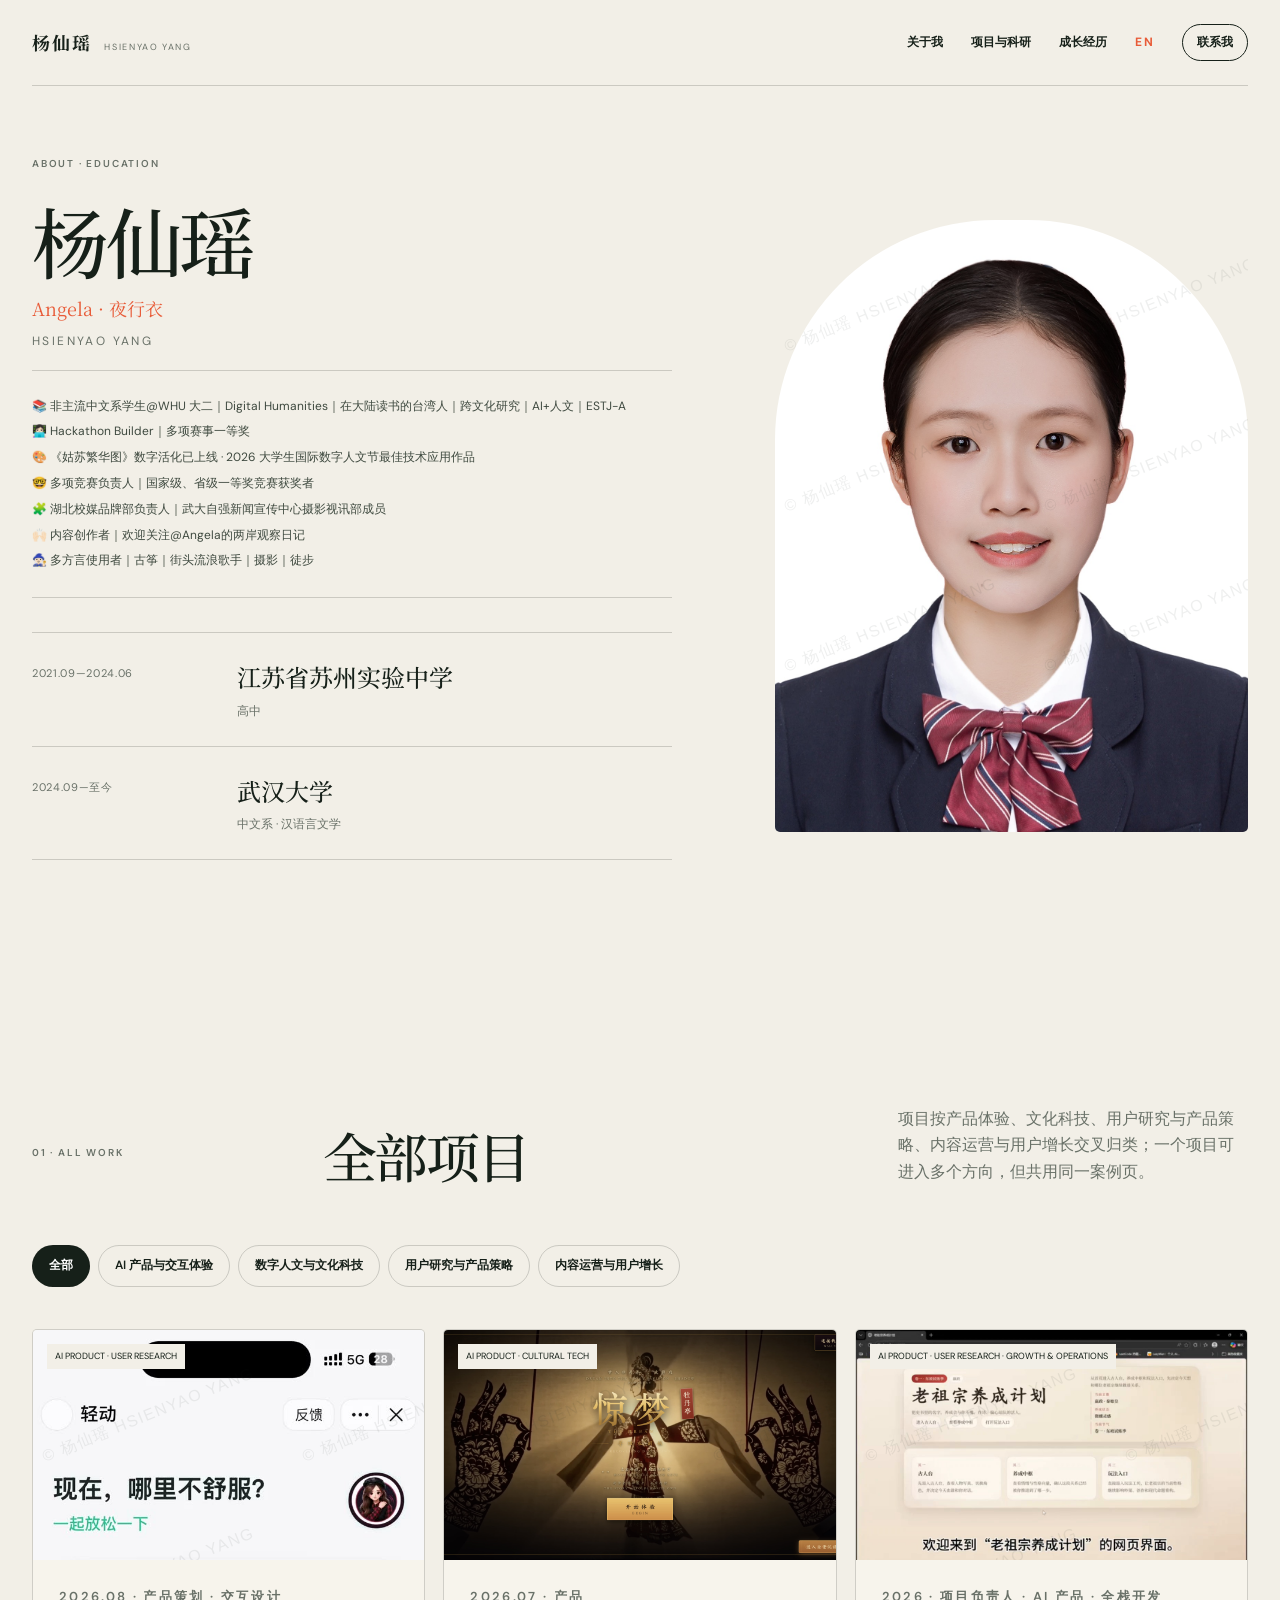
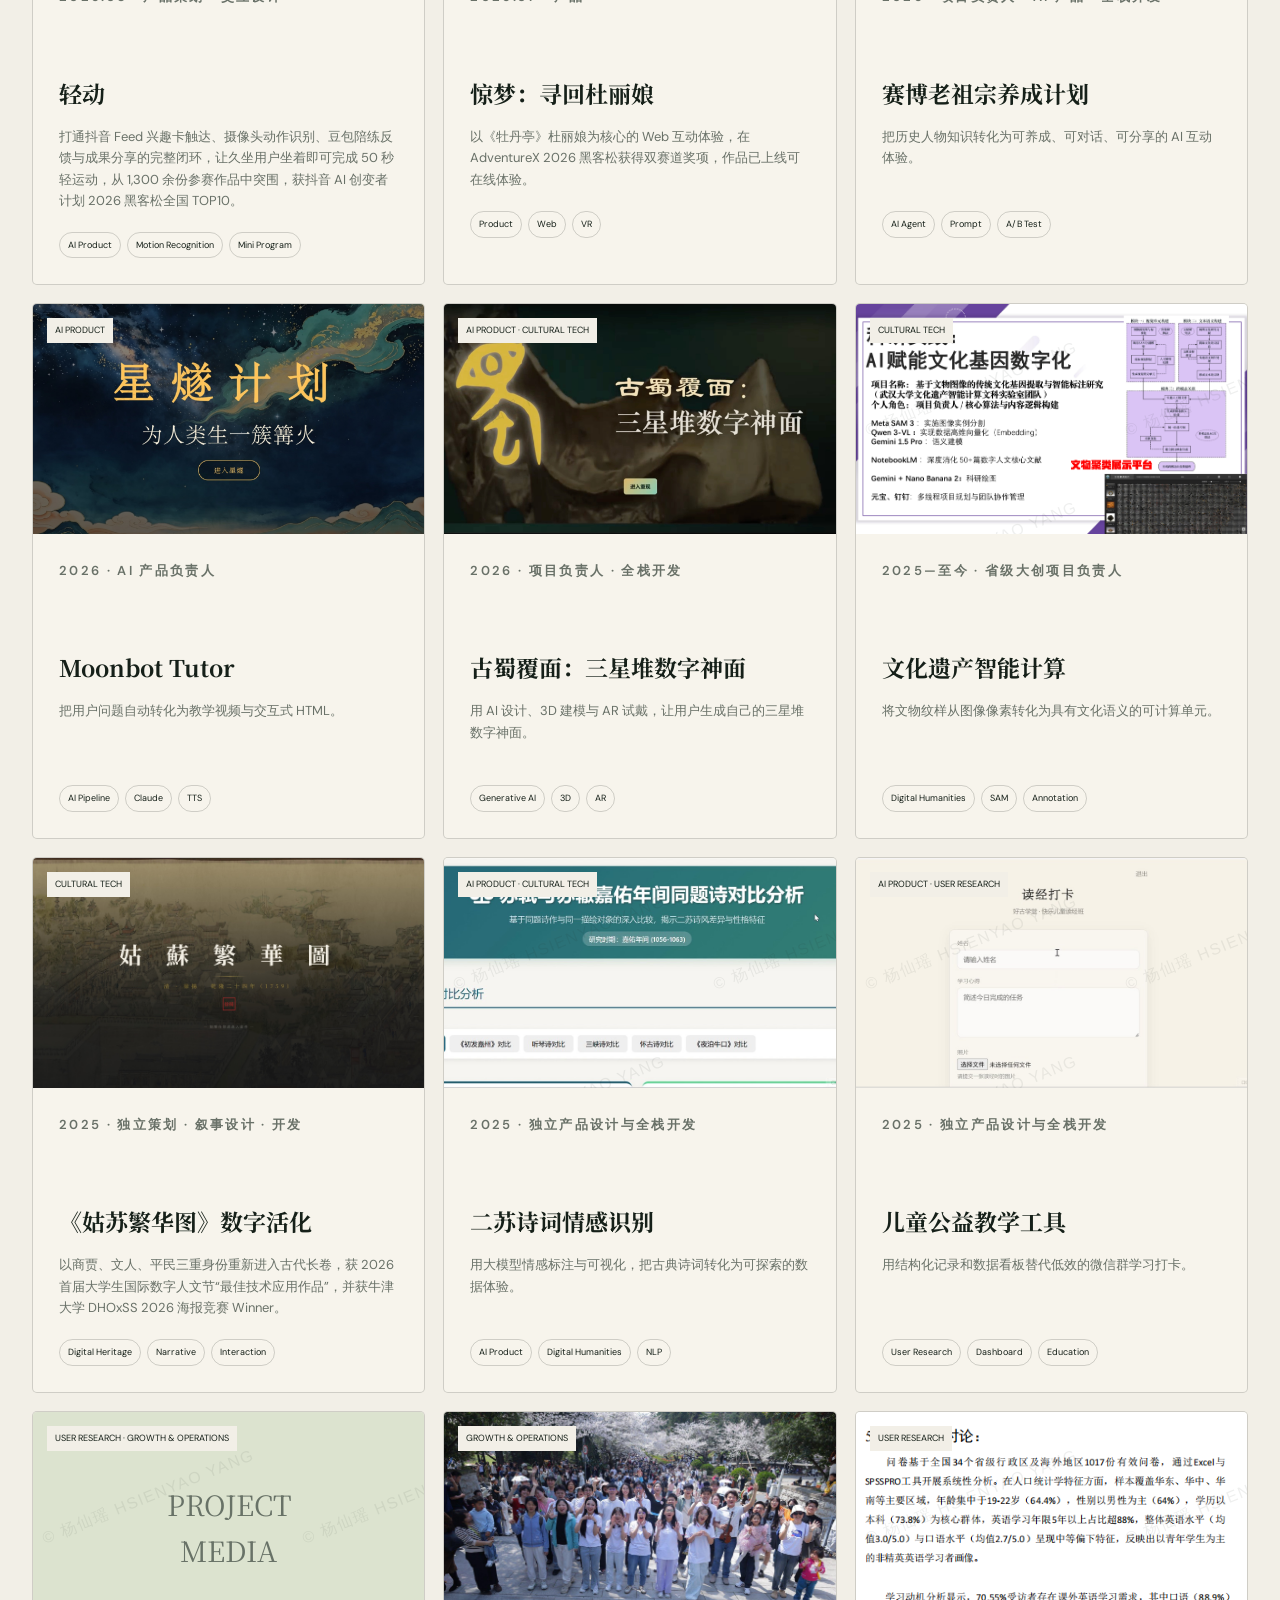
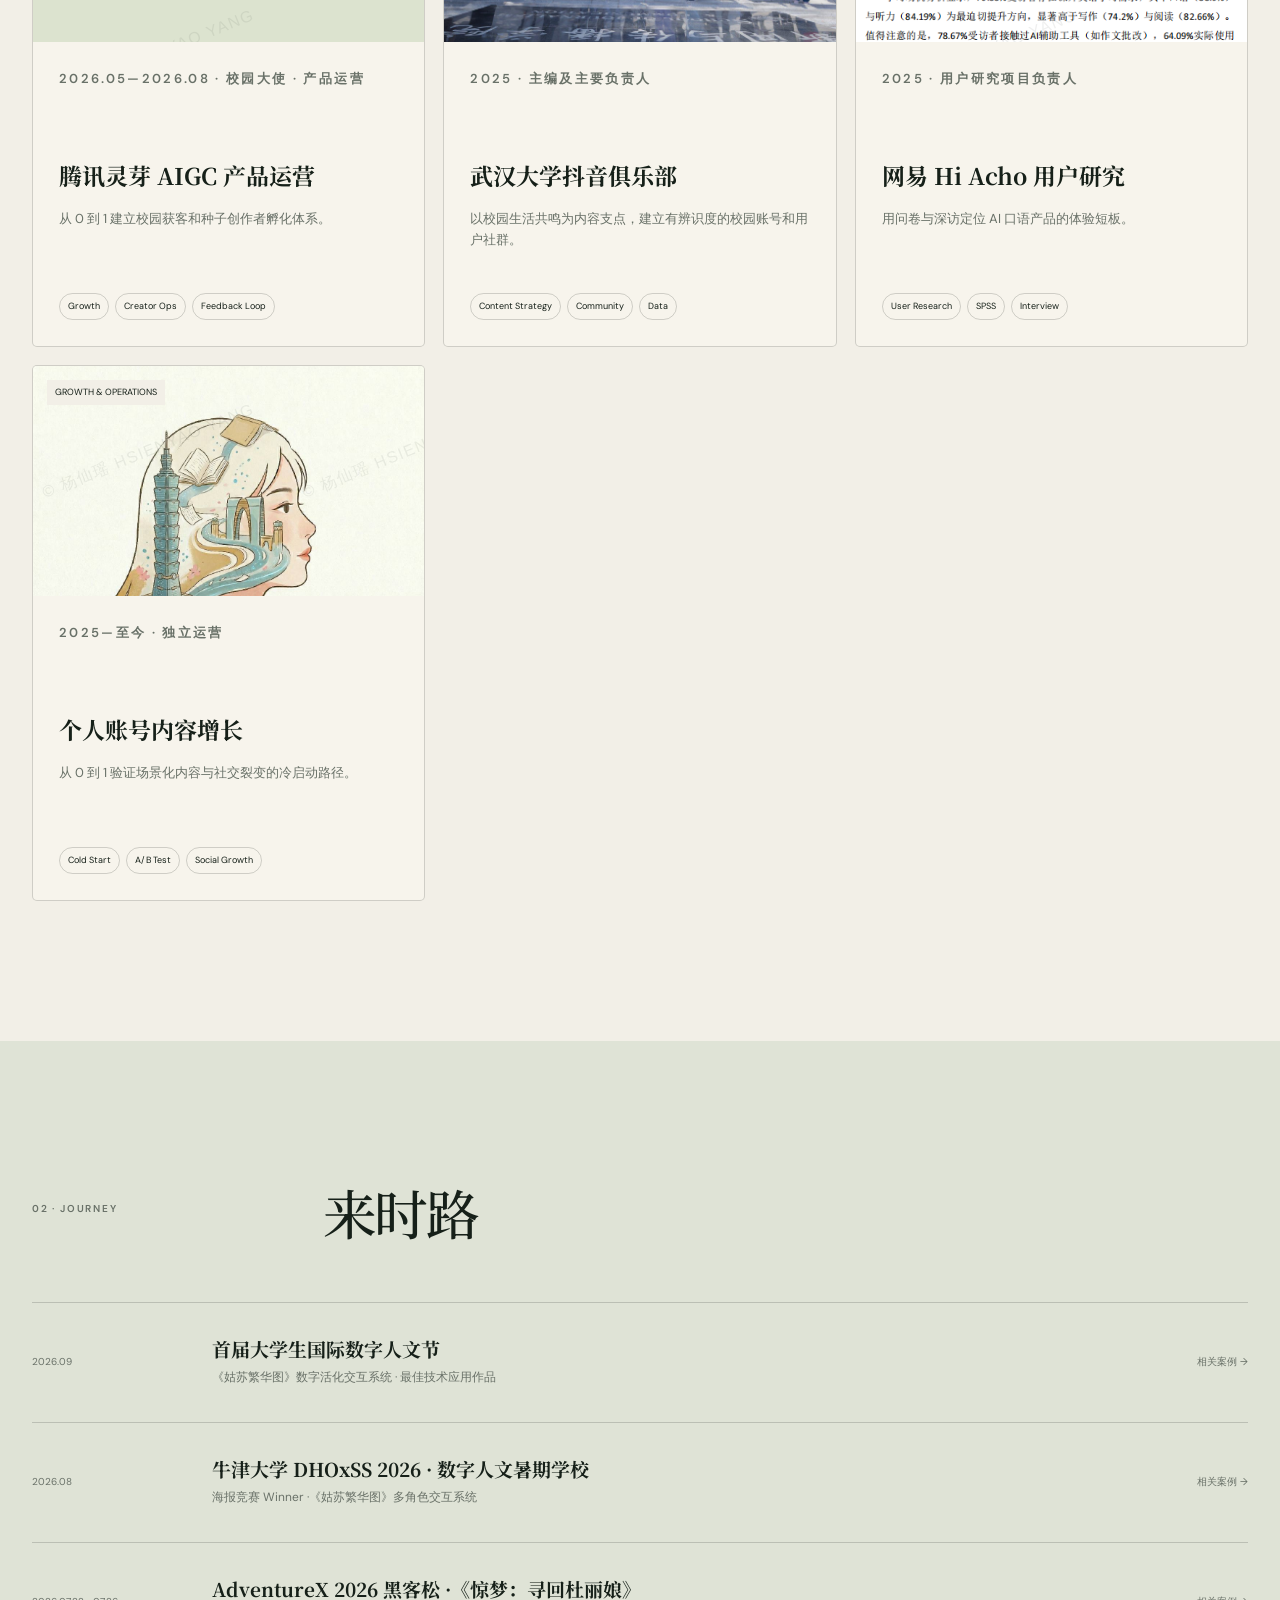
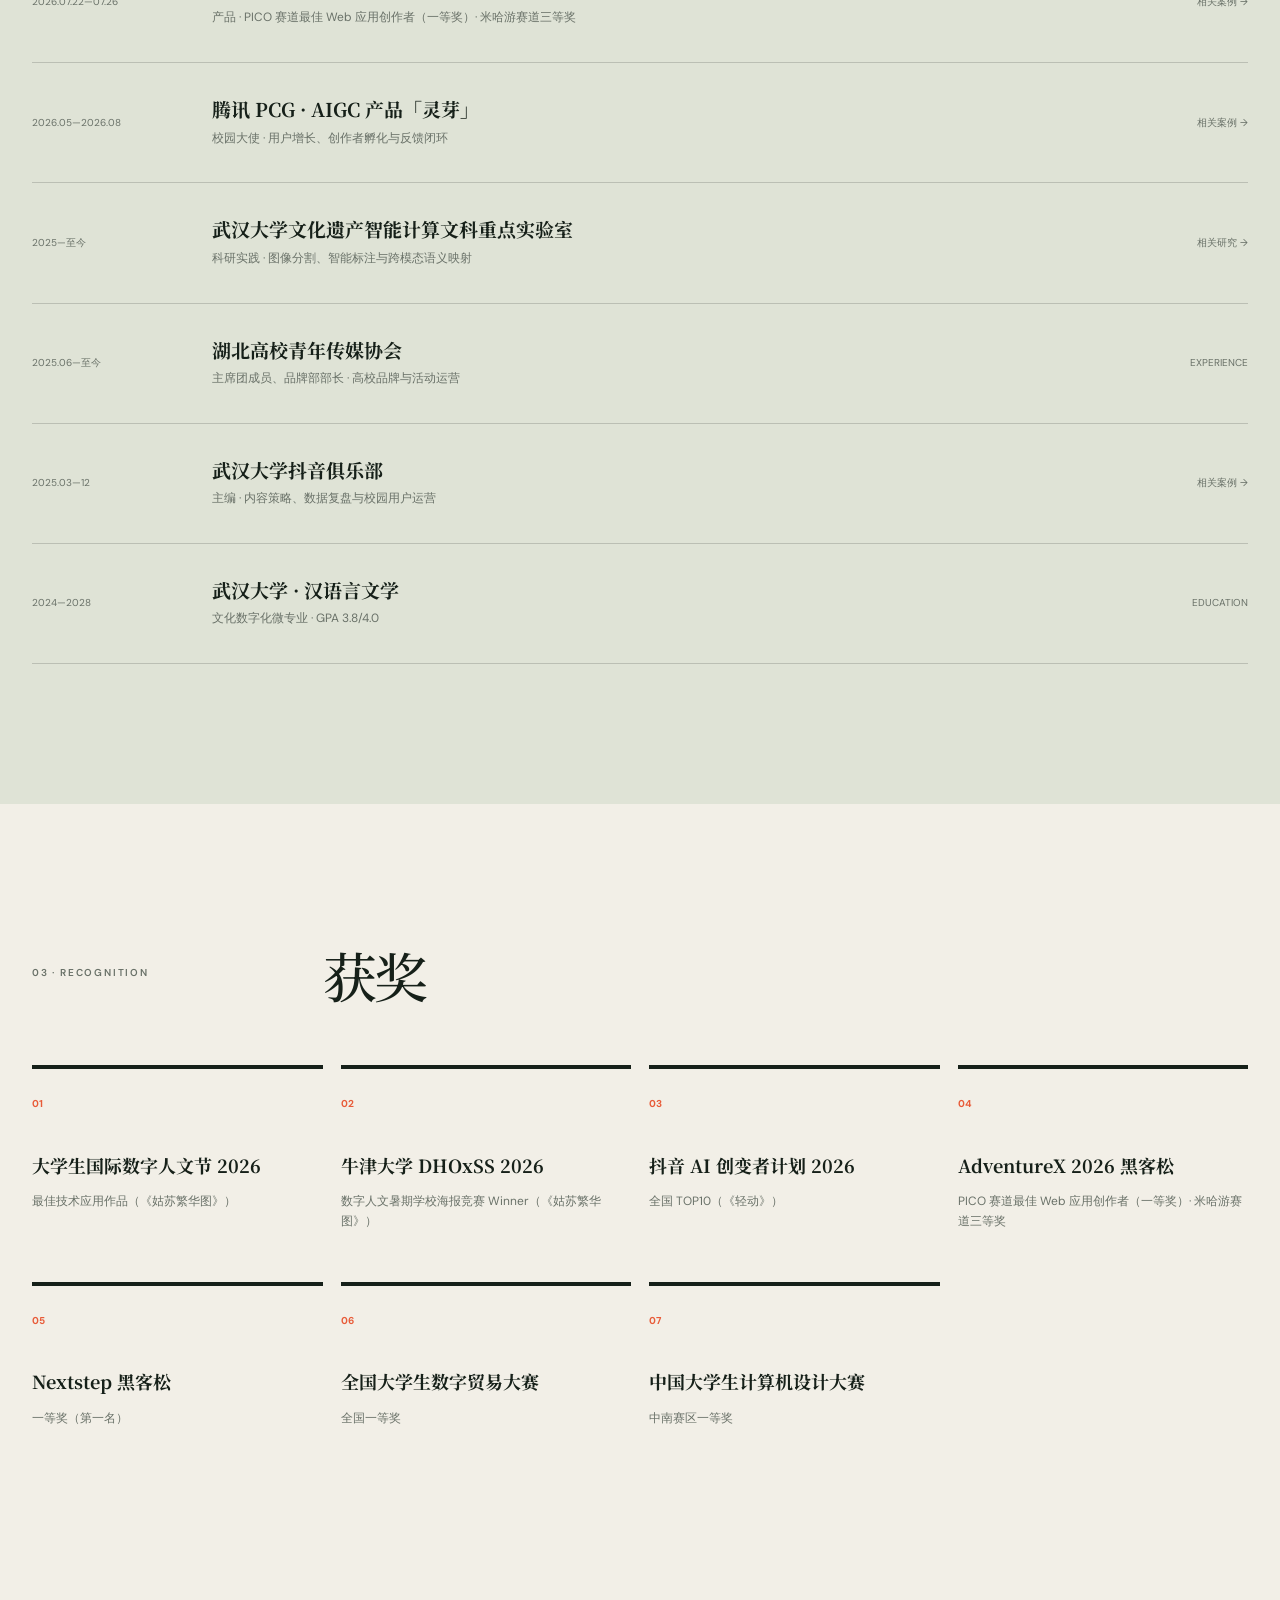
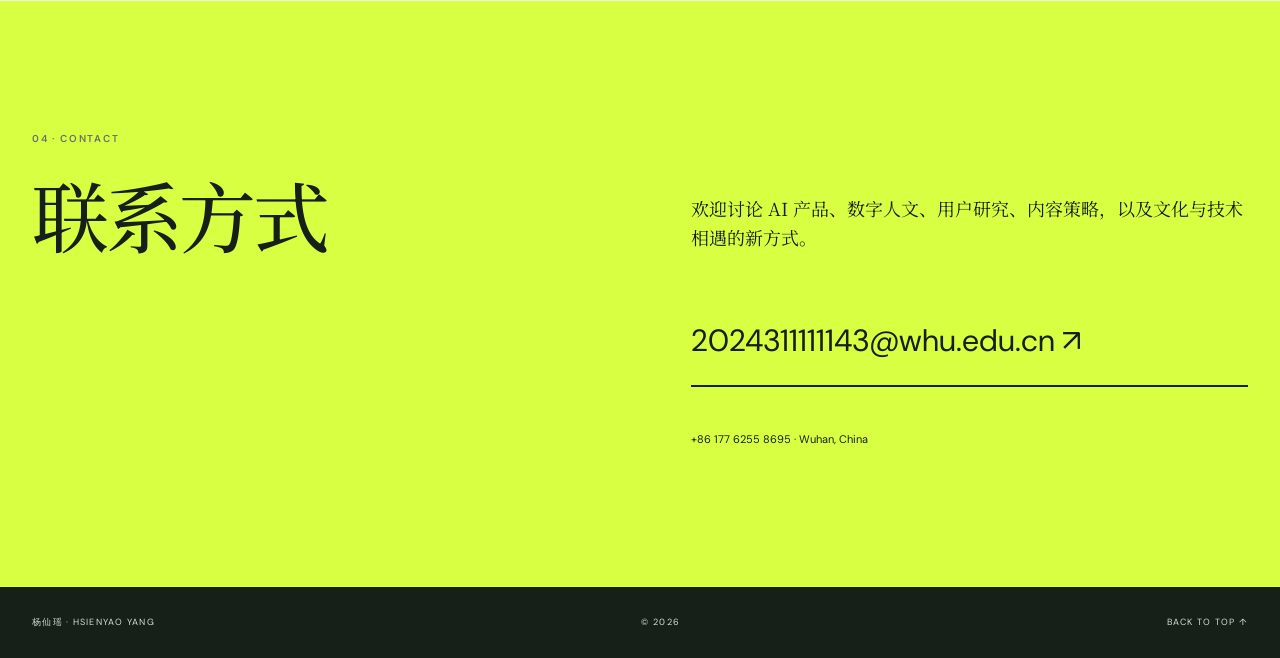
<file: index.html>
<!doctype html>
<html lang="zh-CN">
<head>
  <meta charset="utf-8">
  <meta name="viewport" content="width=device-width,initial-scale=1">
  <meta name="description" content="杨仙瑶的个人主页｜武汉大学汉语言文学本科生，记录学习、研究、项目与生活。">
  <meta name="theme-color" content="#f2efe7">
  <link rel="alternate" hreflang="en" href="en/">
  <title>杨仙瑶 Hsienyao Yang｜个人主页</title>
  <link rel="preconnect" href="https://fonts.googleapis.com">
  <link rel="preconnect" href="https://fonts.gstatic.com" crossorigin>
  <link href="https://fonts.googleapis.com/css2?family=DM+Sans:wght@400;500;600&amp;family=Noto+Serif+SC:wght@400;500;600;700&amp;display=swap" rel="stylesheet">
  <link rel="stylesheet" href="styles.css?v=20260921-awards"><link rel="stylesheet" href="home.css">
</head>
<body>
  <a class="skip" href="#main">跳到正文</a>
  <header class="header">
    <a class="brand" href="#about"><b>杨仙瑶</b><span>HSIENYAO YANG</span></a>
    <button class="menu" aria-expanded="false" aria-controls="nav">菜单</button>
    <nav id="nav"><a href="#about">关于我</a><a href="#library">项目与科研</a><a href="#journey">成长经历</a><a class="lang-switch" href="en/" lang="en" hreflang="en">EN</a><a class="nav-cta" href="#contact">联系我</a></nav>
  </header>

  <main id="main">
    <section class="hero shell" id="about">
      <div class="hero-copy reveal">
        <p class="kicker">ABOUT · EDUCATION</p>
        <h1>杨仙瑶</h1>
        <p class="hero-alias">Angela · 夜行衣</p>
        <p class="hero-name-en">Hsienyao Yang</p>
        <div class="profile-notes" aria-label="个人简介">
          <p>📚 非主流中文系学生@WHU 大二｜Digital Humanities｜在大陆读书的台湾人｜跨文化研究｜AI+人文｜ESTJ-A</p>
          <p>👩🏻‍💻 Hackathon Builder｜多项赛事一等奖</p>
          <p>🎨 《姑苏繁华图》数字活化已上线 · 2026 大学生国际数字人文节最佳技术应用作品</p>
          <p>🤓 多项竞赛负责人｜国家级、省级一等奖竞赛获奖者</p>
          <p>🧩 湖北校媒品牌部负责人｜武大自强新闻宣传中心摄影视讯部成员</p>
          <p>🙌🏻 内容创作者｜欢迎关注@Angela的两岸观察日记</p>
          <p>🧙🏻‍♀️ 多方言使用者｜古筝｜街头流浪歌手｜摄影｜徒步</p>
        </div>
        <div class="education-list" aria-label="教育履历">
          <article><time>2021.09—2024.06</time><div><h2>江苏省苏州实验中学</h2><p>高中</p></div></article>
          <article><time>2024.09—至今</time><div><h2>武汉大学</h2><p>中文系 · 汉语言文学</p></div></article>
        </div>
      </div>
      <figure class="portrait reveal"><img src="assets/profile.jpg" alt="杨仙瑶"></figure>
    </section>

    <section class="library shell" id="library">
      <div class="section-title reveal"><p class="kicker">01 · ALL WORK</p><h2>全部项目</h2><p>项目按产品体验、文化科技、用户研究与产品策略、内容运营与用户增长交叉归类；一个项目可进入多个方向，但共用同一案例页。</p></div>
      <div class="filters reveal" role="tablist"><button data-filter="all">全部</button><button data-filter="product">AI 产品与交互体验</button><button data-filter="culture">数字人文与文化科技</button><button data-filter="strategy">用户研究与产品策略</button><button data-filter="growth">内容运营与用户增长</button></div>
      <div class="project-grid" id="project-grid" aria-live="polite"><p class="project-filter-prompt">选择一个分类，查看对应项目。</p></div>
    </section>

    <section class="journey" id="journey"><div class="shell">
      <div class="section-title reveal"><p class="kicker">02 · JOURNEY</p><h2>来时路</h2></div>
      <div class="timeline reveal">
        <article><time>2026.09</time><div><h3>首届大学生国际数字人文节</h3><p>《姑苏繁华图》数字活化交互系统 · 最佳技术应用作品</p></div><a href="project.html?id=gusu">相关案例 →</a></article>
        <article><time>2026.08</time><div><h3>牛津大学 DHOxSS 2026 · 数字人文暑期学校</h3><p>海报竞赛 Winner ·《姑苏繁华图》多角色交互系统</p></div><a href="project.html?id=gusu">相关案例 →</a></article>
        <article><time>2026.07.22—07.26</time><div><h3>AdventureX 2026 黑客松 ·《惊梦：寻回杜丽娘》</h3><p>产品 · PICO 赛道最佳 Web 应用创作者（一等奖）· 米哈游赛道三等奖</p></div><a href="project.html?id=jingmeng">相关案例 →</a></article>
        <article><time>2026.05—2026.08</time><div><h3>腾讯 PCG · AIGC 产品「灵芽」</h3><p>校园大使 · 用户增长、创作者孵化与反馈闭环</p></div><a href="project.html?id=lingya">相关案例 →</a></article>
        <article><time>2025—至今</time><div><h3>武汉大学文化遗产智能计算文科重点实验室</h3><p>科研实践 · 图像分割、智能标注与跨模态语义映射</p></div><a href="project.html?id=heritage">相关研究 →</a></article>
        <article><time>2025.06—至今</time><div><h3>湖北高校青年传媒协会</h3><p>主席团成员、品牌部部长 · 高校品牌与活动运营</p></div><span>EXPERIENCE</span></article>
        <article><time>2025.03—12</time><div><h3>武汉大学抖音俱乐部</h3><p>主编 · 内容策略、数据复盘与校园用户运营</p></div><a href="project.html?id=douyin">相关案例 →</a></article>
        <article><time>2024—2028</time><div><h3>武汉大学 · 汉语言文学</h3><p>文化数字化微专业 · GPA 3.8/4.0</p></div><span>EDUCATION</span></article>
      </div>
    </div></section>

    <section class="recognition shell">
      <div class="section-title reveal"><p class="kicker">03 · RECOGNITION</p><h2>获奖</h2></div>
      <div class="award-grid reveal"><article><b>01</b><h3>大学生国际数字人文节 2026</h3><p>最佳技术应用作品（《姑苏繁华图》）</p></article><article><b>02</b><h3>牛津大学 DHOxSS 2026</h3><p>数字人文暑期学校海报竞赛 Winner（《姑苏繁华图》）</p></article><article><b>03</b><h3>抖音 AI 创变者计划 2026</h3><p>全国 TOP10（《轻动》）</p></article><article><b>04</b><h3>AdventureX 2026 黑客松</h3><p>PICO 赛道最佳 Web 应用创作者（一等奖）· 米哈游赛道三等奖</p></article><article><b>05</b><h3>Nextstep 黑客松</h3><p>一等奖（第一名）</p></article><article><b>06</b><h3>全国大学生数字贸易大赛</h3><p>全国一等奖</p></article><article><b>07</b><h3>中国大学生计算机设计大赛</h3><p>中南赛区一等奖</p></article></div>
    </section>

    <section class="contact" id="contact"><div class="shell contact-grid reveal"><div><p class="kicker">04 · CONTACT</p><h2>联系方式</h2></div><div><p>欢迎讨论 AI 产品、数字人文、用户研究、内容策略，以及文化与技术相遇的新方式。</p><a class="email" href="mailto:2024311111143@whu.edu.cn">2024311111143@whu.edu.cn ↗</a><p class="contact-meta">+86 177 6255 8695 · Wuhan, China</p></div></div></section>
  </main>
  <footer><span>杨仙瑶 · HSIENYAO YANG</span><span>© <i id="year"></i></span><a href="#about">BACK TO TOP ↑</a></footer>
  <script src="project-data.js?v=20260921-awards"></script><script src="script.js?v=20260907-5"></script>
</body>
</html>
</file>
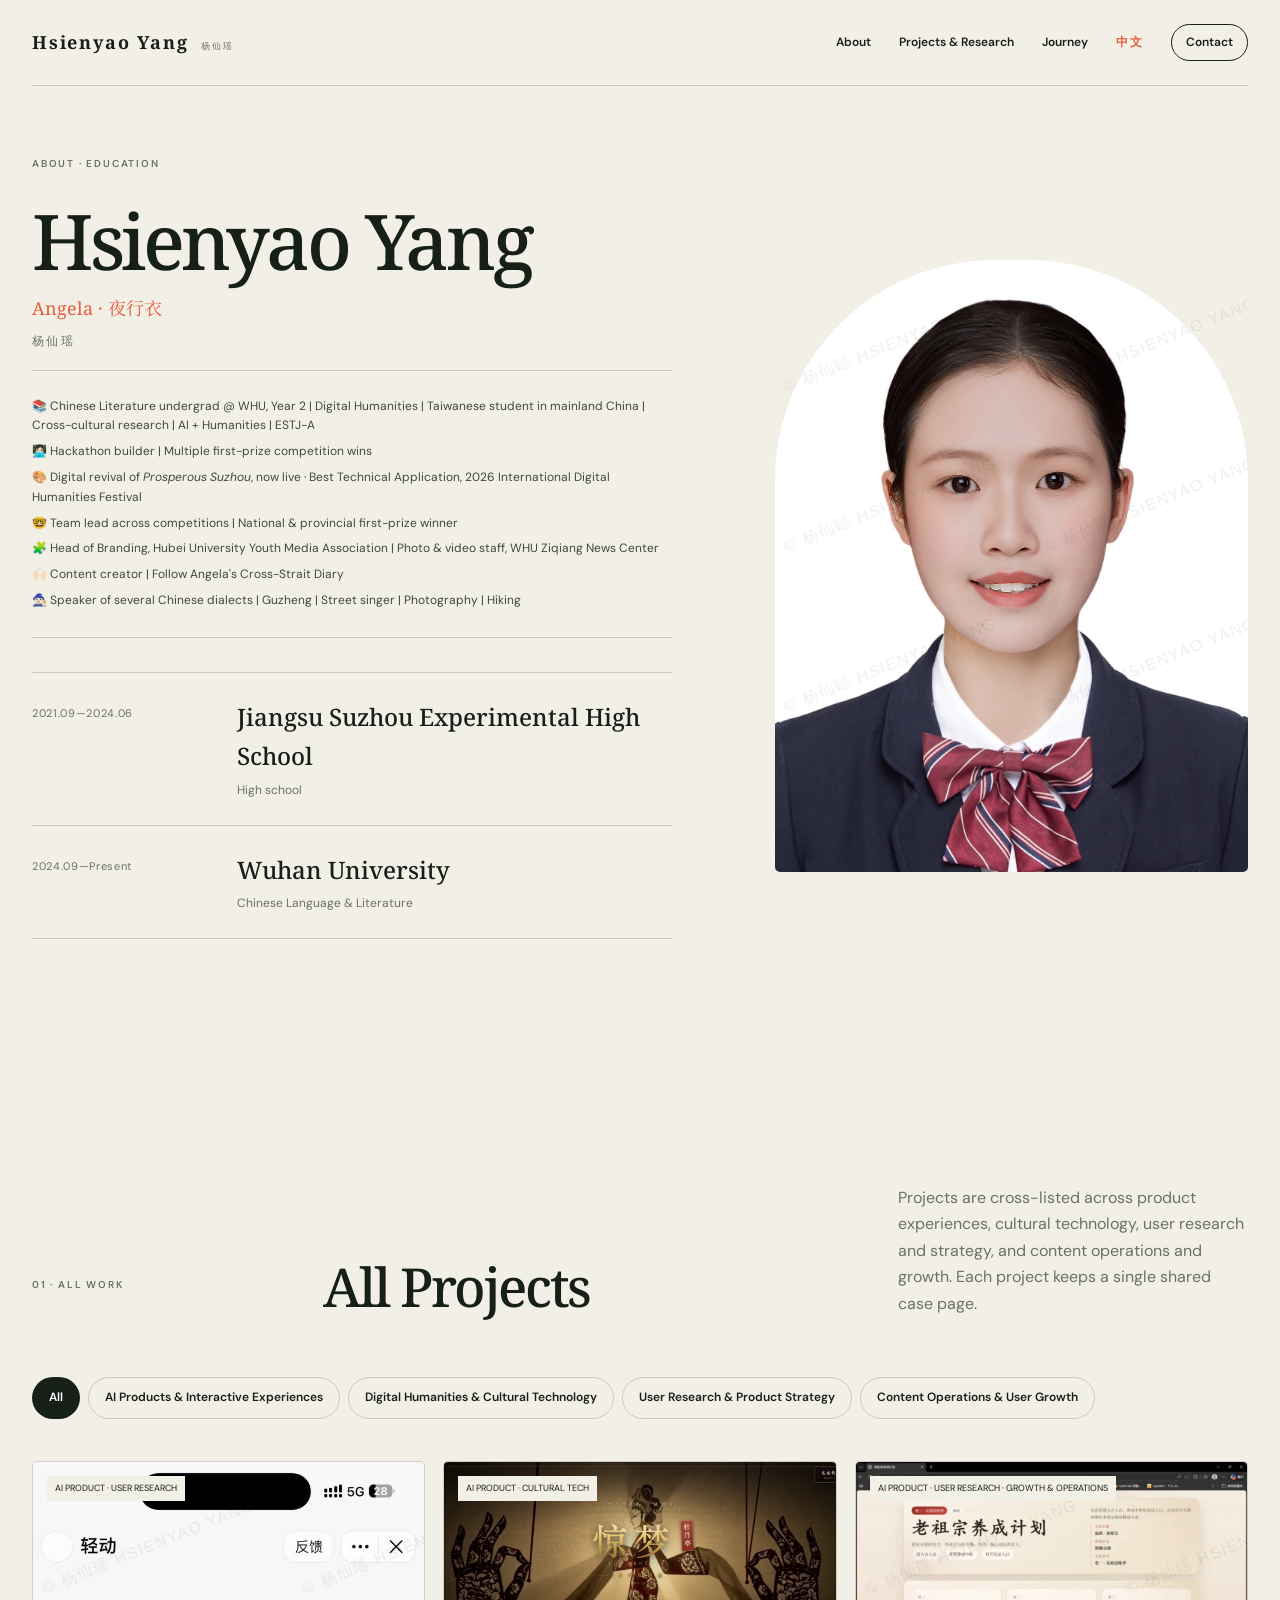
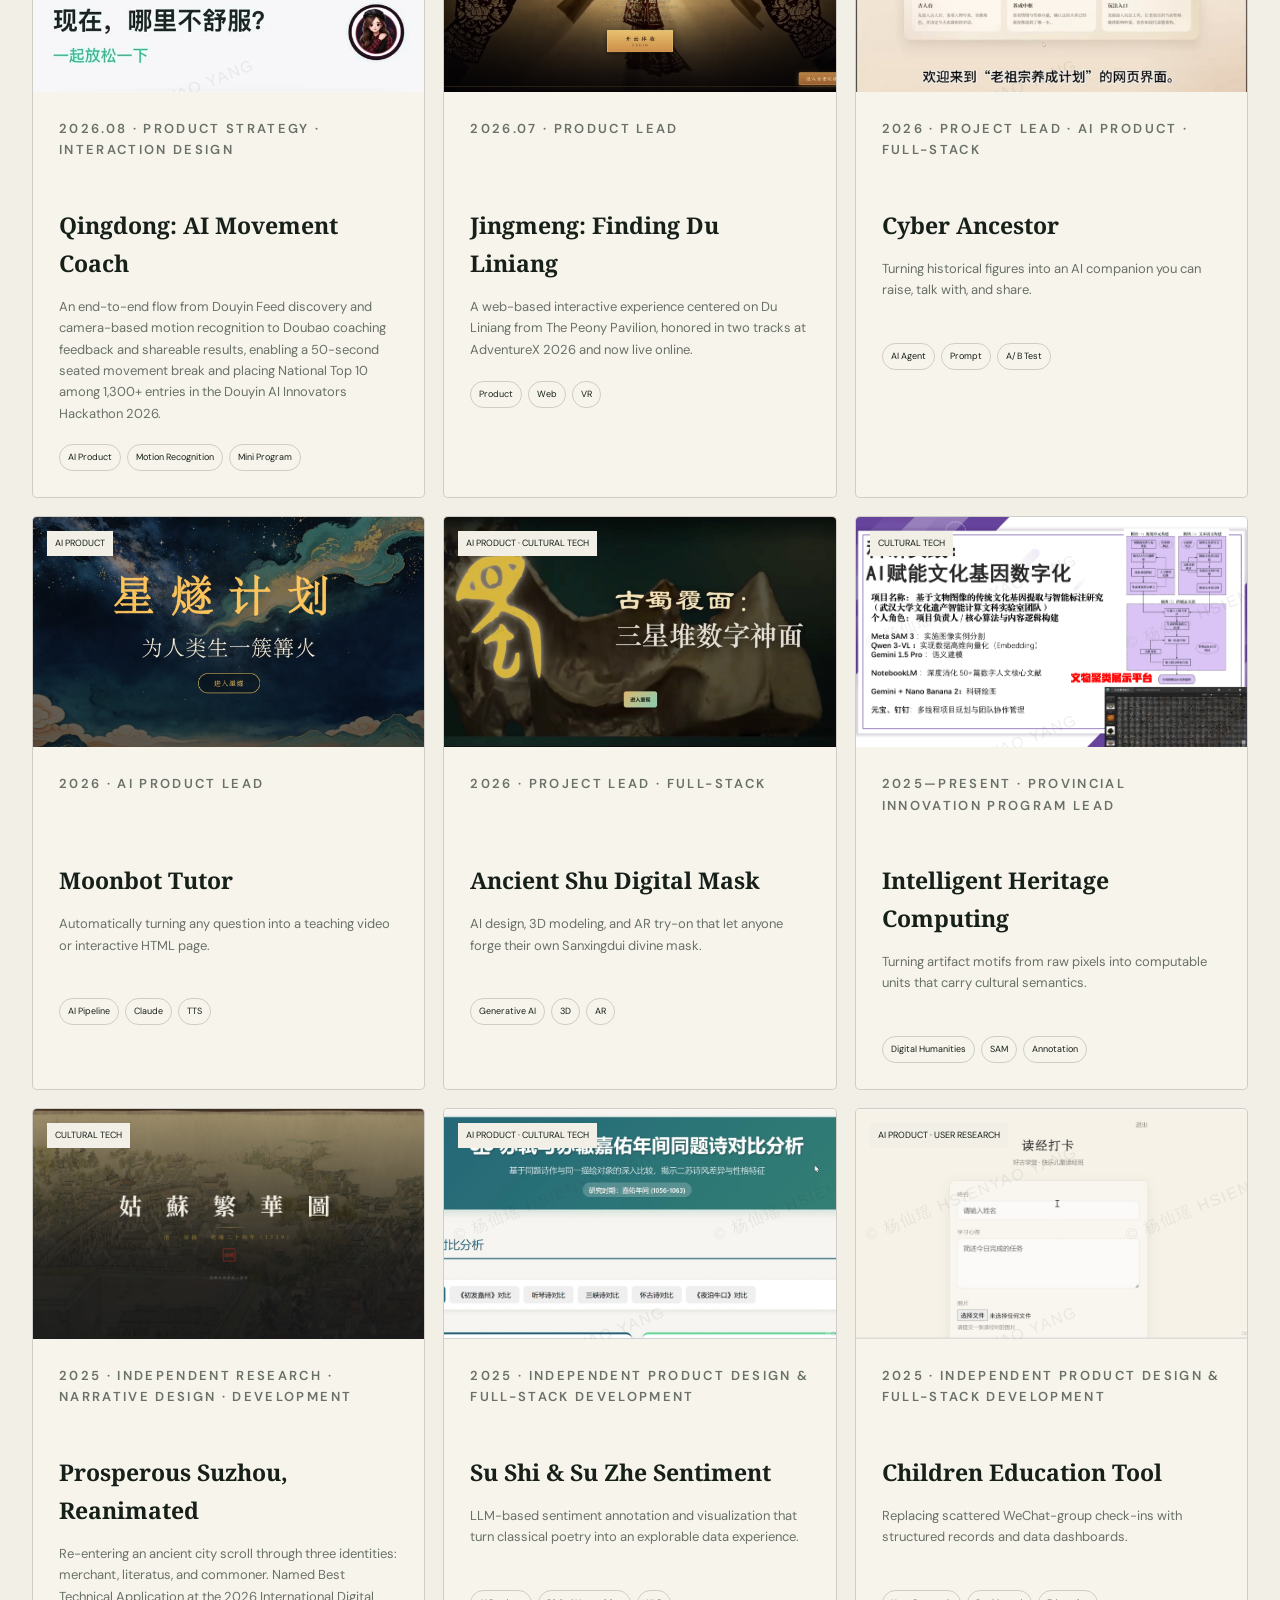
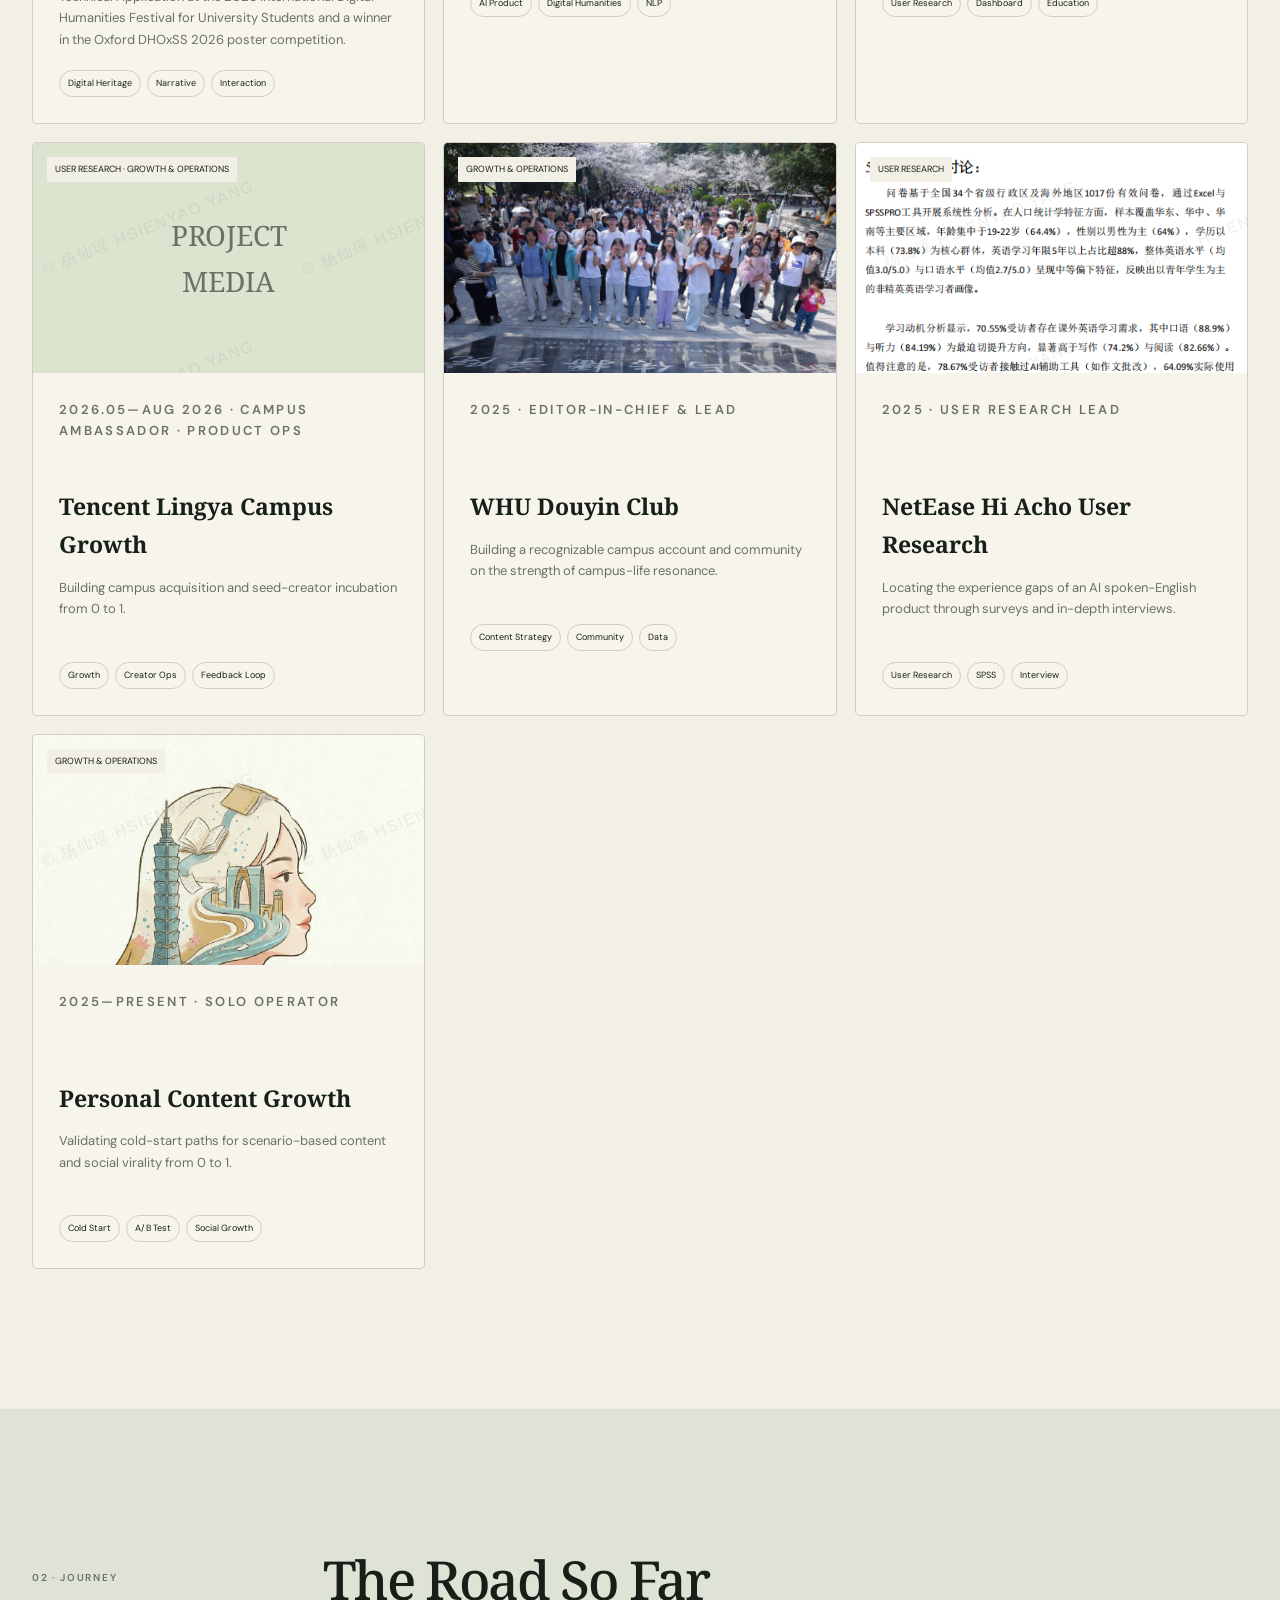
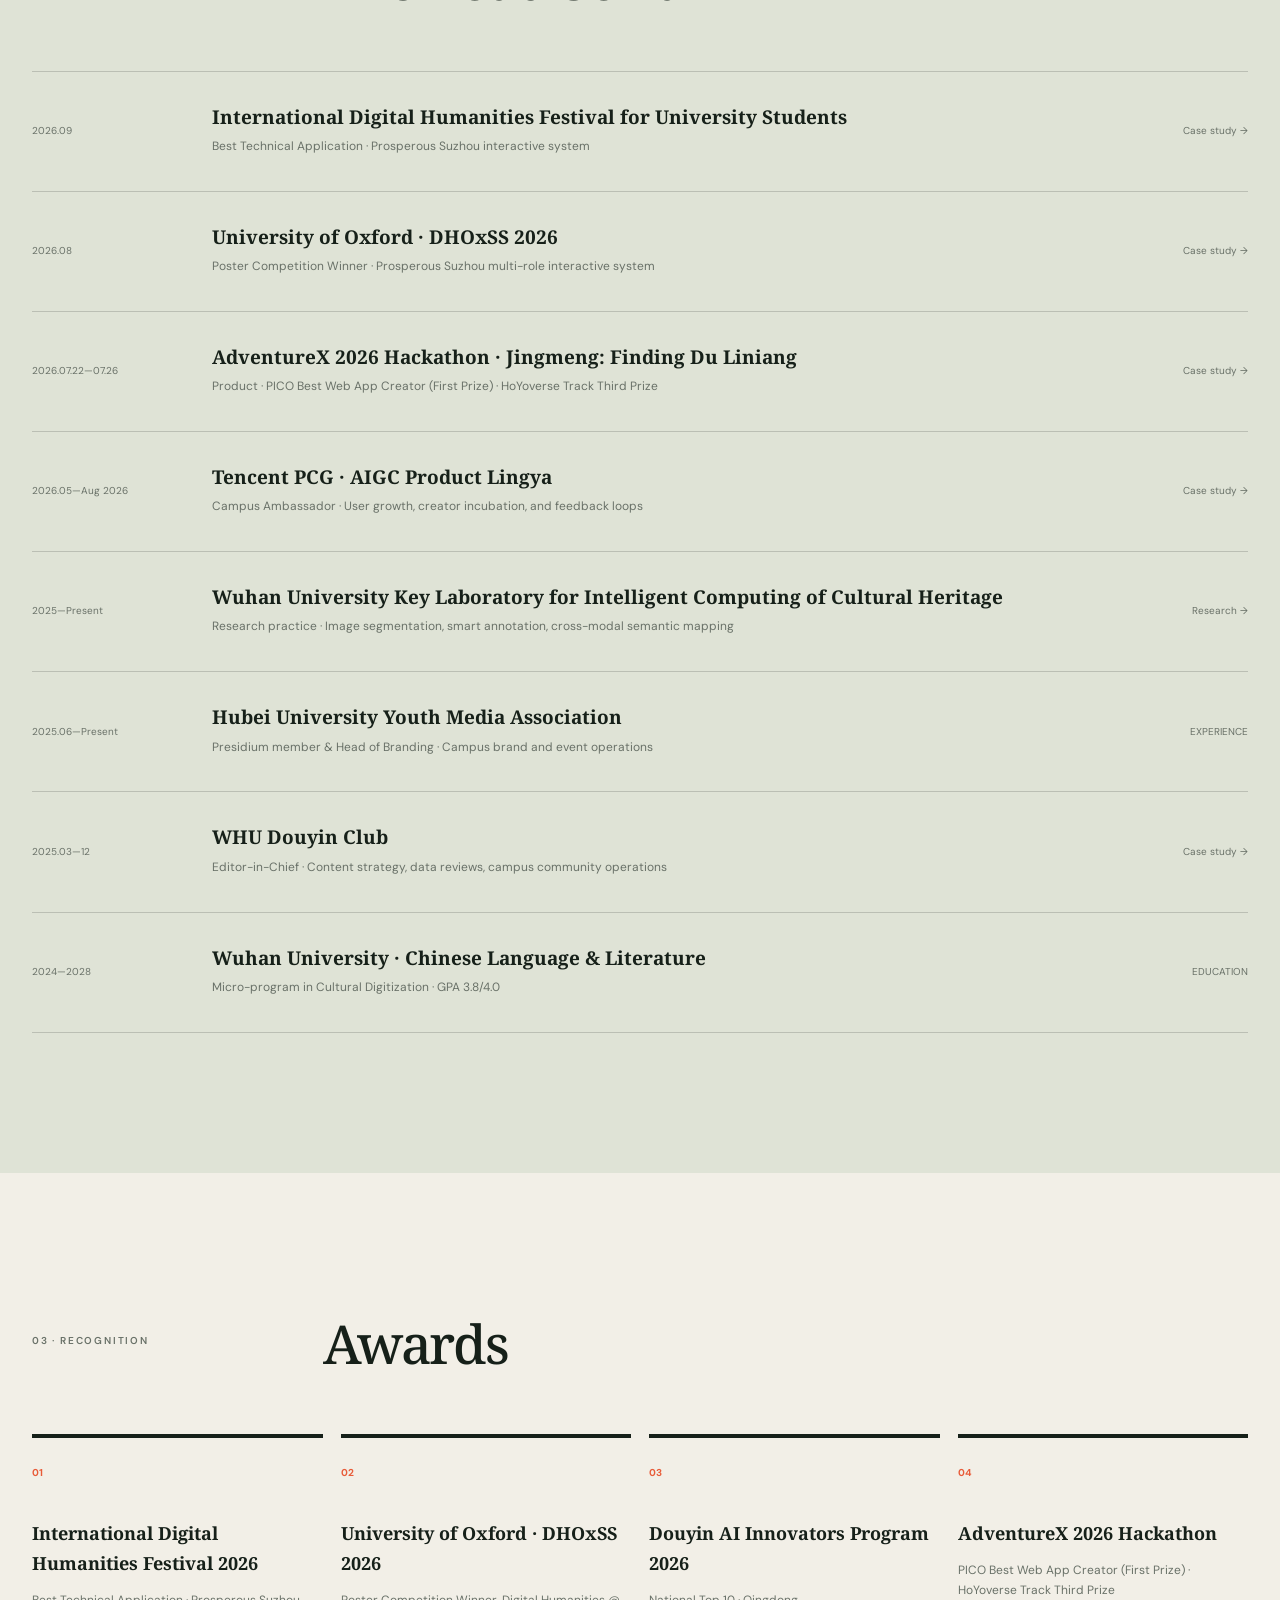
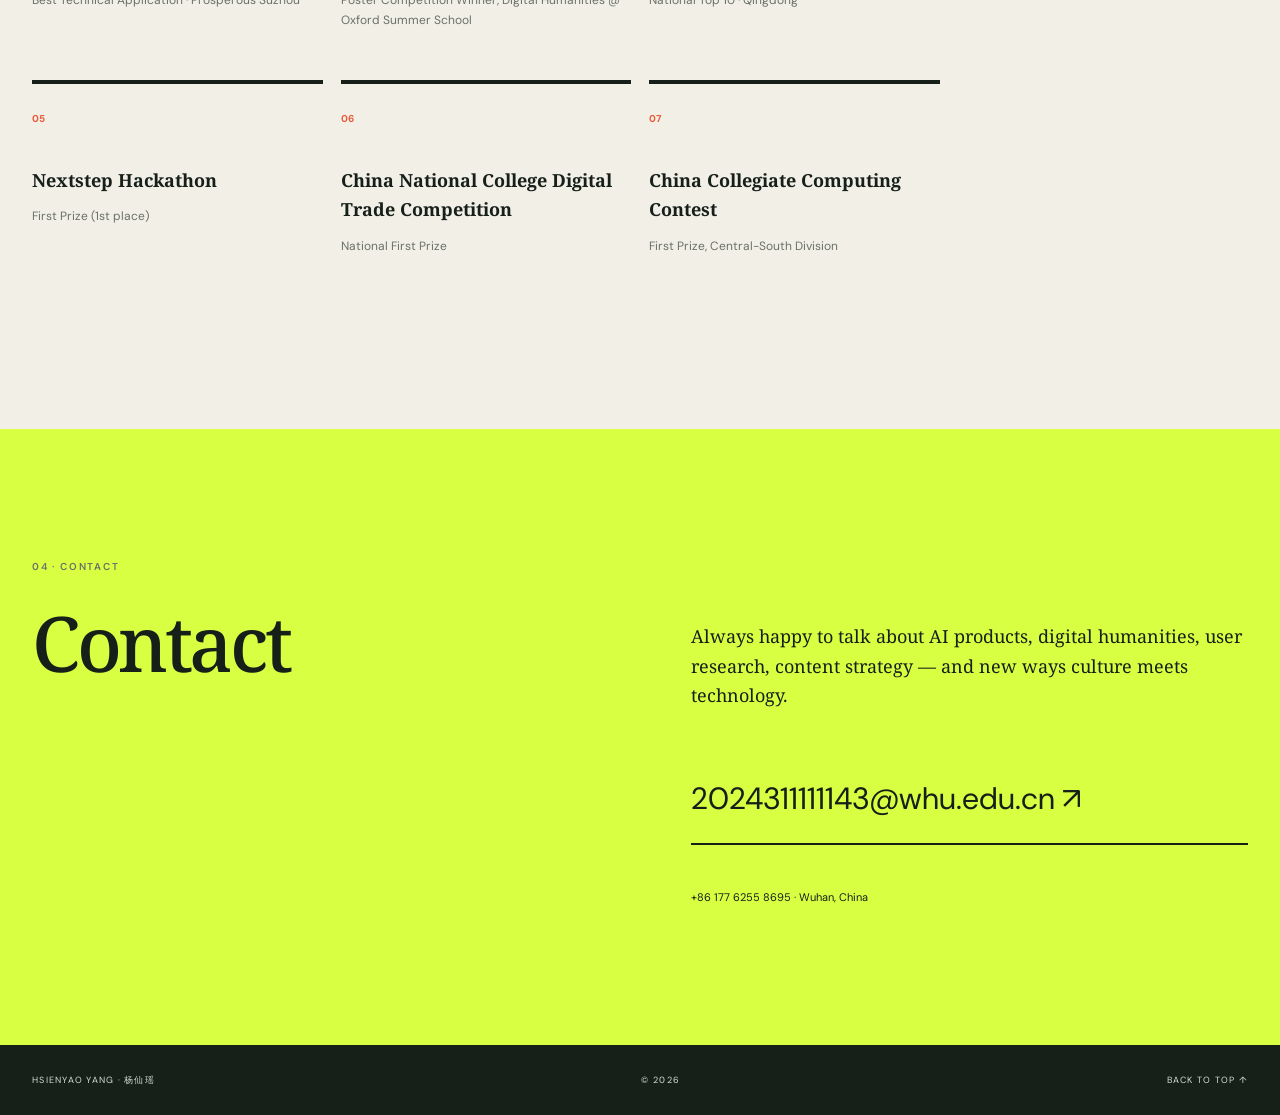
<file: en/index.html>
<!doctype html>
<html lang="en">
<head>
  <meta charset="utf-8">
  <meta name="viewport" content="width=device-width,initial-scale=1">
  <meta name="description" content="Portfolio of Hsienyao Yang — Chinese Language & Literature undergraduate at Wuhan University working across AI products, digital humanities, and content operations.">
  <meta name="theme-color" content="#f2efe7">
  <title>Hsienyao Yang · Portfolio</title>
  <link rel="alternate" hreflang="zh-CN" href="../index.html">
  <link rel="preconnect" href="https://fonts.googleapis.com">
  <link rel="preconnect" href="https://fonts.gstatic.com" crossorigin>
  <link href="https://fonts.googleapis.com/css2?family=DM+Sans:wght@400;500;600&amp;family=Noto+Serif:wght@400;500;600;700&amp;family=Noto+Serif+SC:wght@400;500;600;700&amp;display=swap" rel="stylesheet">
  <link rel="stylesheet" href="../styles.css?v=20260921-awards"><link rel="stylesheet" href="../home.css">
  <style>:root{--serif:"Noto Serif","Noto Serif SC",serif}</style>
</head>
<body>
  <a class="skip" href="#main">Skip to content</a>
  <header class="header">
    <a class="brand" href="#about"><b>Hsienyao Yang</b><span>杨仙瑶</span></a>
    <button class="menu" aria-expanded="false" aria-controls="nav">Menu</button>
    <nav id="nav"><a href="#about">About</a><a href="#library">Projects &amp; Research</a><a href="#journey">Journey</a><a class="lang-switch" href="../index.html" lang="zh-CN" hreflang="zh-CN">中文</a><a class="nav-cta" href="#contact">Contact</a></nav>
  </header>

  <main id="main">
    <section class="hero shell" id="about">
      <div class="hero-copy reveal">
        <p class="kicker">ABOUT · EDUCATION</p>
        <h1>Hsienyao Yang</h1>
        <p class="hero-alias">Angela · 夜行衣</p>
        <p class="hero-name-en">杨仙瑶</p>
        <div class="profile-notes" aria-label="Profile">
          <p>📚 Chinese Literature undergrad @ WHU, Year 2 | Digital Humanities | Taiwanese student in mainland China | Cross-cultural research | AI + Humanities | ESTJ-A</p>
          <p>👩🏻‍💻 Hackathon builder | Multiple first-prize competition wins</p>
          <p>🎨 Digital revival of <em>Prosperous Suzhou</em>, now live · Best Technical Application, 2026 International Digital Humanities Festival</p>
          <p>🤓 Team lead across competitions | National &amp; provincial first-prize winner</p>
          <p>🧩 Head of Branding, Hubei University Youth Media Association | Photo &amp; video staff, WHU Ziqiang News Center</p>
          <p>🙌🏻 Content creator | Follow Angela's Cross-Strait Diary</p>
          <p>🧙🏻‍♀️ Speaker of several Chinese dialects | Guzheng | Street singer | Photography | Hiking</p>
        </div>
        <div class="education-list" aria-label="Education">
          <article><time>2021.09—2024.06</time><div><h2>Jiangsu Suzhou Experimental High School</h2><p>High school</p></div></article>
          <article><time>2024.09—Present</time><div><h2>Wuhan University</h2><p>Chinese Language &amp; Literature</p></div></article>
        </div>
      </div>
      <figure class="portrait reveal"><img src="../assets/profile.jpg" alt="Hsienyao Yang"></figure>
    </section>

    <section class="library shell" id="library">
      <div class="section-title reveal"><p class="kicker">01 · ALL WORK</p><h2>All Projects</h2><p>Projects are cross-listed across product experiences, cultural technology, user research and strategy, and content operations and growth. Each project keeps a single shared case page.</p></div>
      <div class="filters reveal" role="tablist"><button data-filter="all">All</button><button data-filter="product">AI Products &amp; Interactive Experiences</button><button data-filter="culture">Digital Humanities &amp; Cultural Technology</button><button data-filter="strategy">User Research &amp; Product Strategy</button><button data-filter="growth">Content Operations &amp; User Growth</button></div>
      <div class="project-grid" id="project-grid" aria-live="polite"><p class="project-filter-prompt">Choose a category to view its projects.</p></div>
    </section>

    <section class="journey" id="journey"><div class="shell">
      <div class="section-title reveal"><p class="kicker">02 · JOURNEY</p><h2>The Road So Far</h2></div>
      <div class="timeline reveal">
        <article><time>2026.09</time><div><h3>International Digital Humanities Festival for University Students</h3><p>Best Technical Application · Prosperous Suzhou interactive system</p></div><a href="project.html?id=gusu">Case study →</a></article>
        <article><time>2026.08</time><div><h3>University of Oxford · DHOxSS 2026</h3><p>Poster Competition Winner · Prosperous Suzhou multi-role interactive system</p></div><a href="project.html?id=gusu">Case study →</a></article>
        <article><time>2026.07.22—07.26</time><div><h3>AdventureX 2026 Hackathon · Jingmeng: Finding Du Liniang</h3><p>Product · PICO Best Web App Creator (First Prize) · HoYoverse Track Third Prize</p></div><a href="project.html?id=jingmeng">Case study →</a></article>
        <article><time>2026.05—Aug 2026</time><div><h3>Tencent PCG · AIGC Product Lingya</h3><p>Campus Ambassador · User growth, creator incubation, and feedback loops</p></div><a href="project.html?id=lingya">Case study →</a></article>
        <article><time>2025—Present</time><div><h3>Wuhan University Key Laboratory for Intelligent Computing of Cultural Heritage</h3><p>Research practice · Image segmentation, smart annotation, cross-modal semantic mapping</p></div><a href="project.html?id=heritage">Research →</a></article>
        <article><time>2025.06—Present</time><div><h3>Hubei University Youth Media Association</h3><p>Presidium member &amp; Head of Branding · Campus brand and event operations</p></div><span>EXPERIENCE</span></article>
        <article><time>2025.03—12</time><div><h3>WHU Douyin Club</h3><p>Editor-in-Chief · Content strategy, data reviews, campus community operations</p></div><a href="project.html?id=douyin">Case study →</a></article>
        <article><time>2024—2028</time><div><h3>Wuhan University · Chinese Language &amp; Literature</h3><p>Micro-program in Cultural Digitization · GPA 3.8/4.0</p></div><span>EDUCATION</span></article>
      </div>
    </div></section>

    <section class="recognition shell">
      <div class="section-title reveal"><p class="kicker">03 · RECOGNITION</p><h2>Awards</h2></div>
      <div class="award-grid reveal"><article><b>01</b><h3>International Digital Humanities Festival 2026</h3><p>Best Technical Application · Prosperous Suzhou</p></article><article><b>02</b><h3>University of Oxford · DHOxSS 2026</h3><p>Poster Competition Winner, Digital Humanities @ Oxford Summer School</p></article><article><b>03</b><h3>Douyin AI Innovators Program 2026</h3><p>National Top 10 · Qingdong</p></article><article><b>04</b><h3>AdventureX 2026 Hackathon</h3><p>PICO Best Web App Creator (First Prize) · HoYoverse Track Third Prize</p></article><article><b>05</b><h3>Nextstep Hackathon</h3><p>First Prize (1st place)</p></article><article><b>06</b><h3>China National College Digital Trade Competition</h3><p>National First Prize</p></article><article><b>07</b><h3>China Collegiate Computing Contest</h3><p>First Prize, Central-South Division</p></article></div>
    </section>

    <section class="contact" id="contact"><div class="shell contact-grid reveal"><div><p class="kicker">04 · CONTACT</p><h2>Contact</h2></div><div><p>Always happy to talk about AI products, digital humanities, user research, content strategy — and new ways culture meets technology.</p><a class="email" href="mailto:2024311111143@whu.edu.cn">2024311111143@whu.edu.cn ↗</a><p class="contact-meta">+86 177 6255 8695 · Wuhan, China</p></div></div></section>
  </main>
  <footer><span>HSIENYAO YANG · 杨仙瑶</span><span>© <i id="year"></i></span><a href="#about">BACK TO TOP ↑</a></footer>
  <script src="project-data.js?v=20260921-awards"></script><script src="script.js?v=20260907-5"></script>
</body>
</html>
</file>
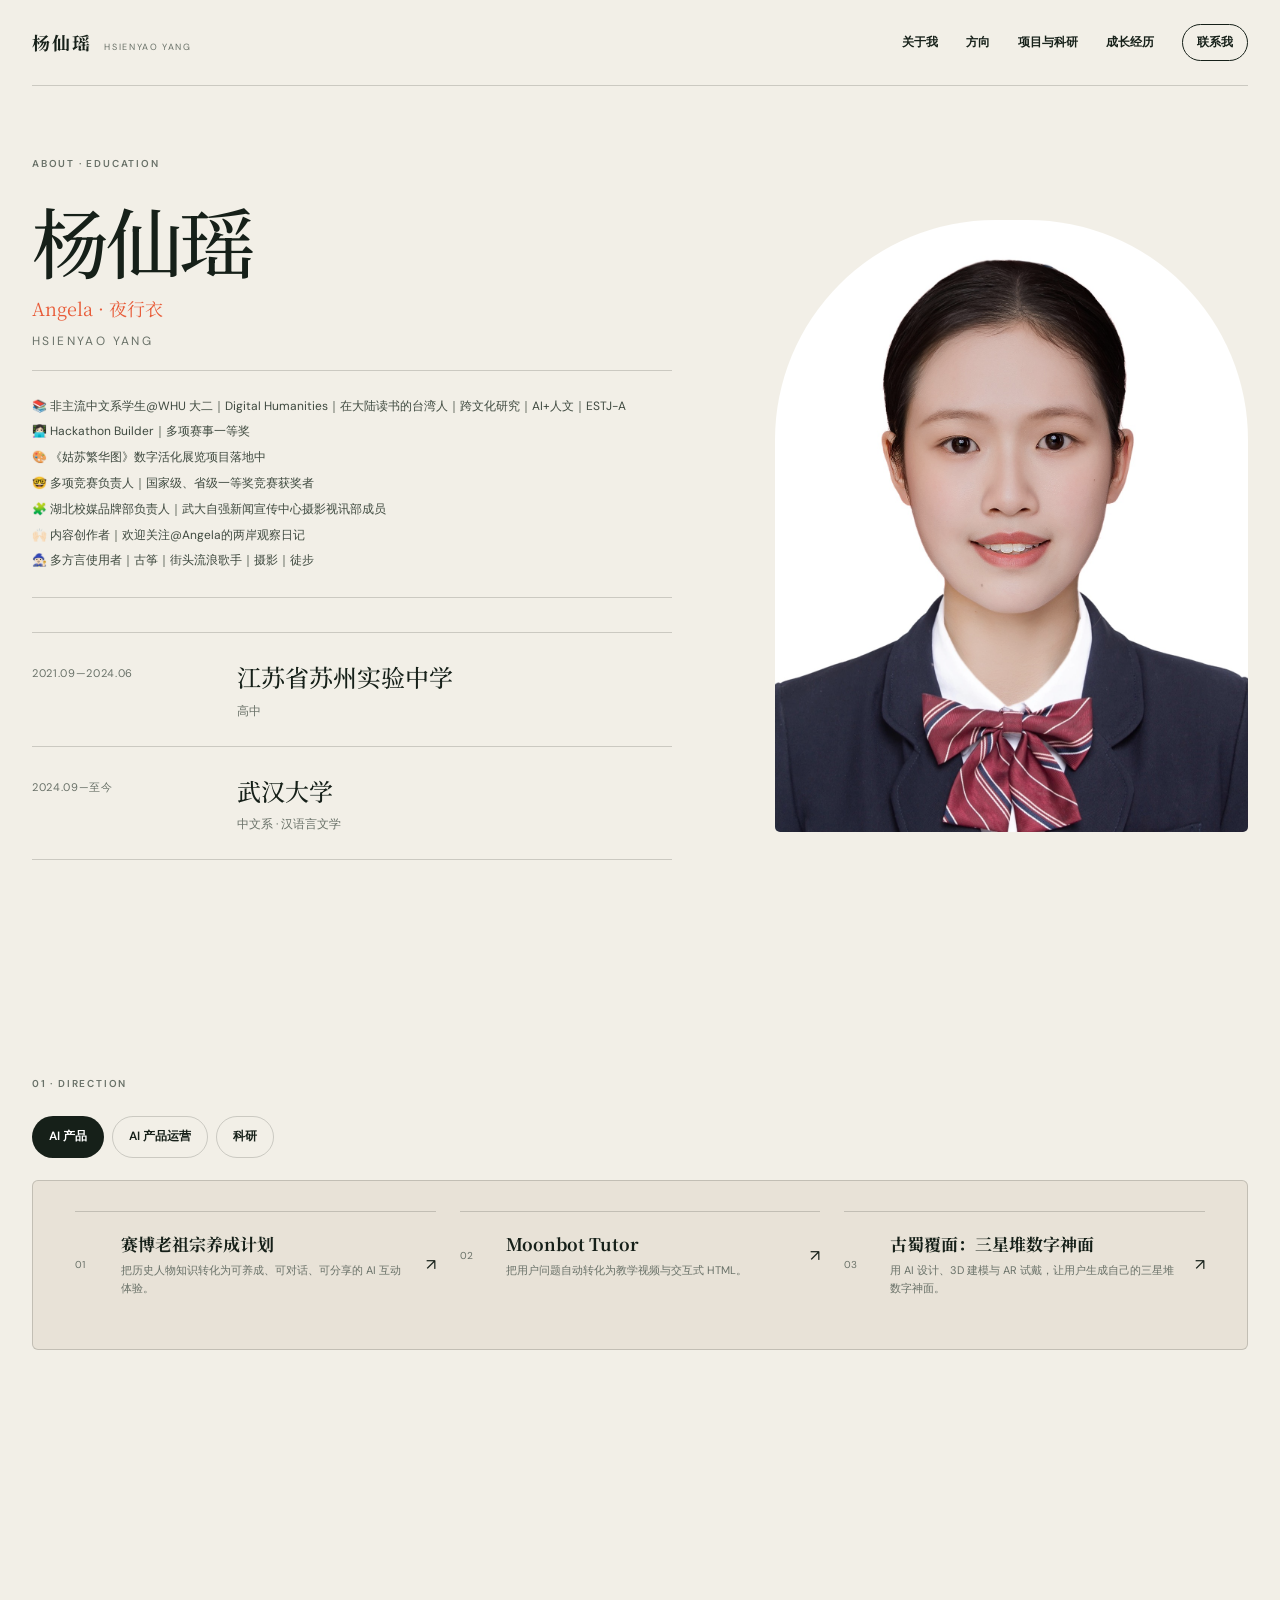
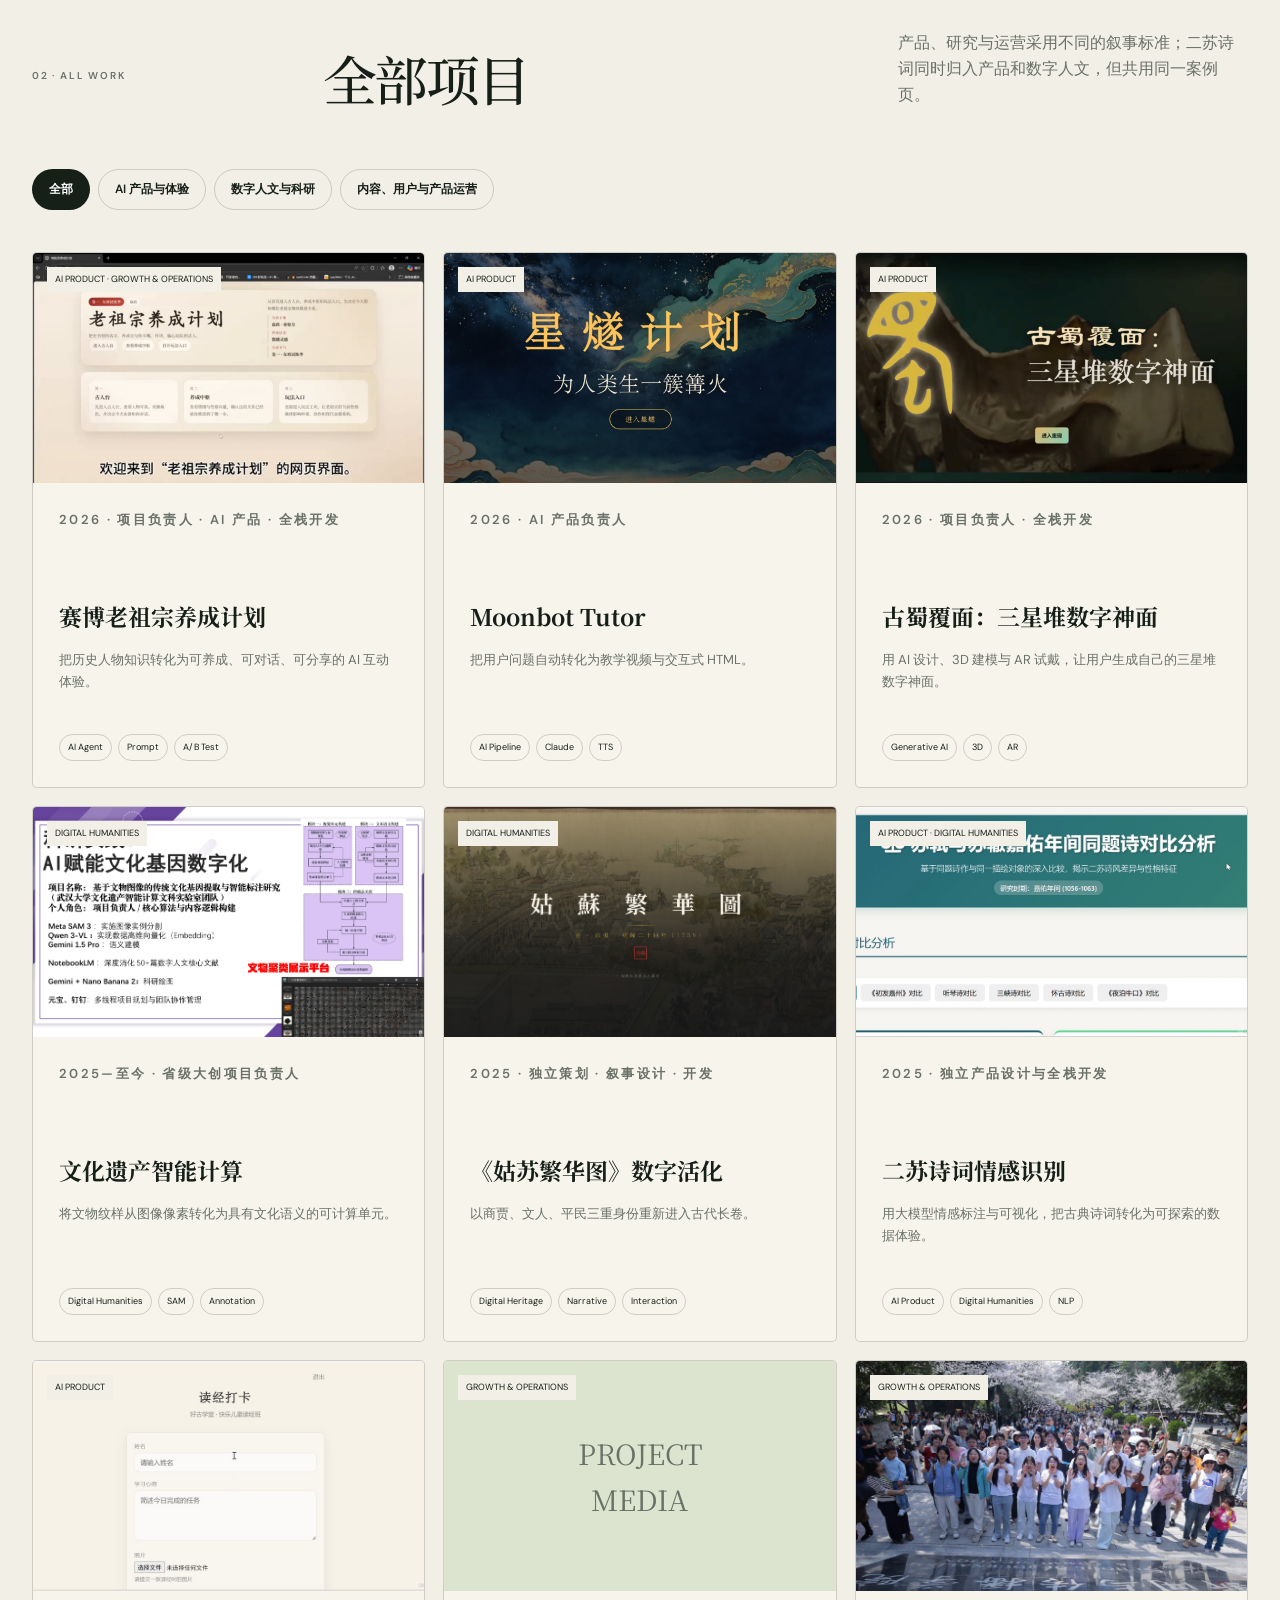
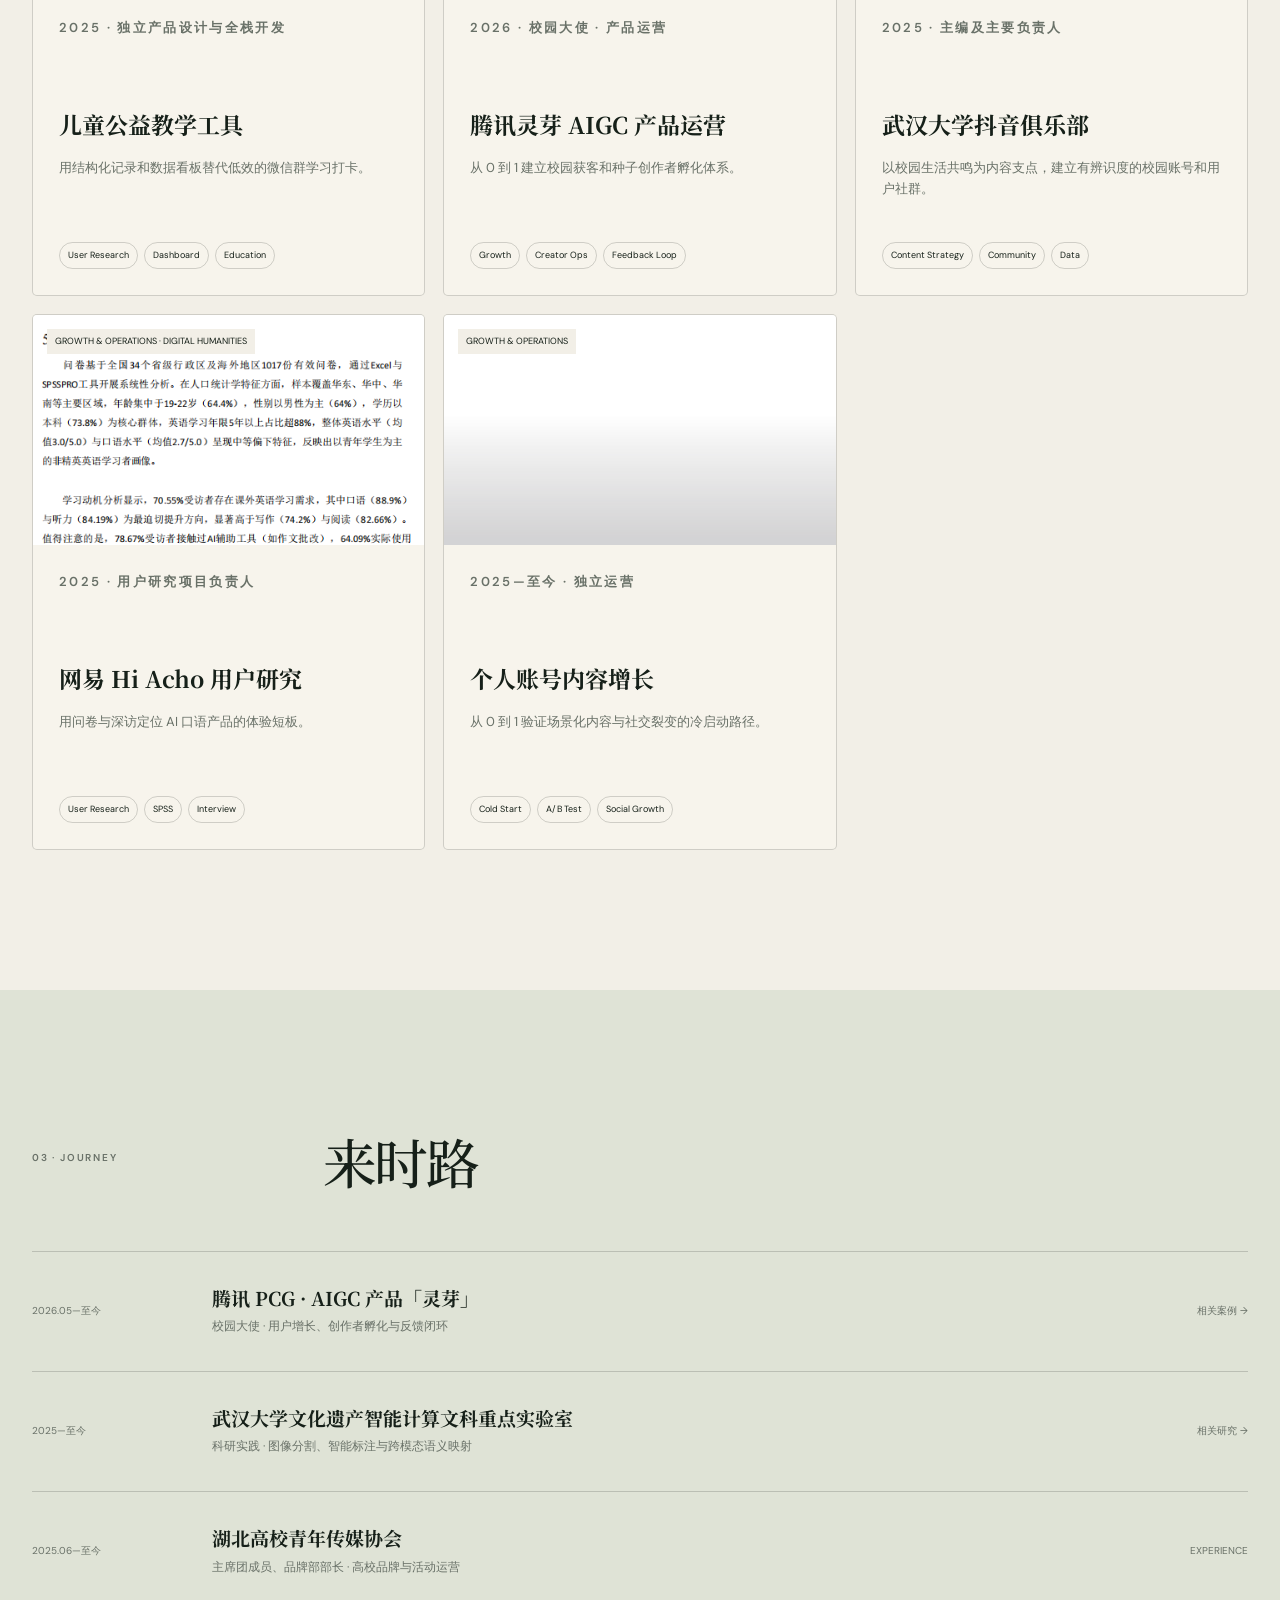
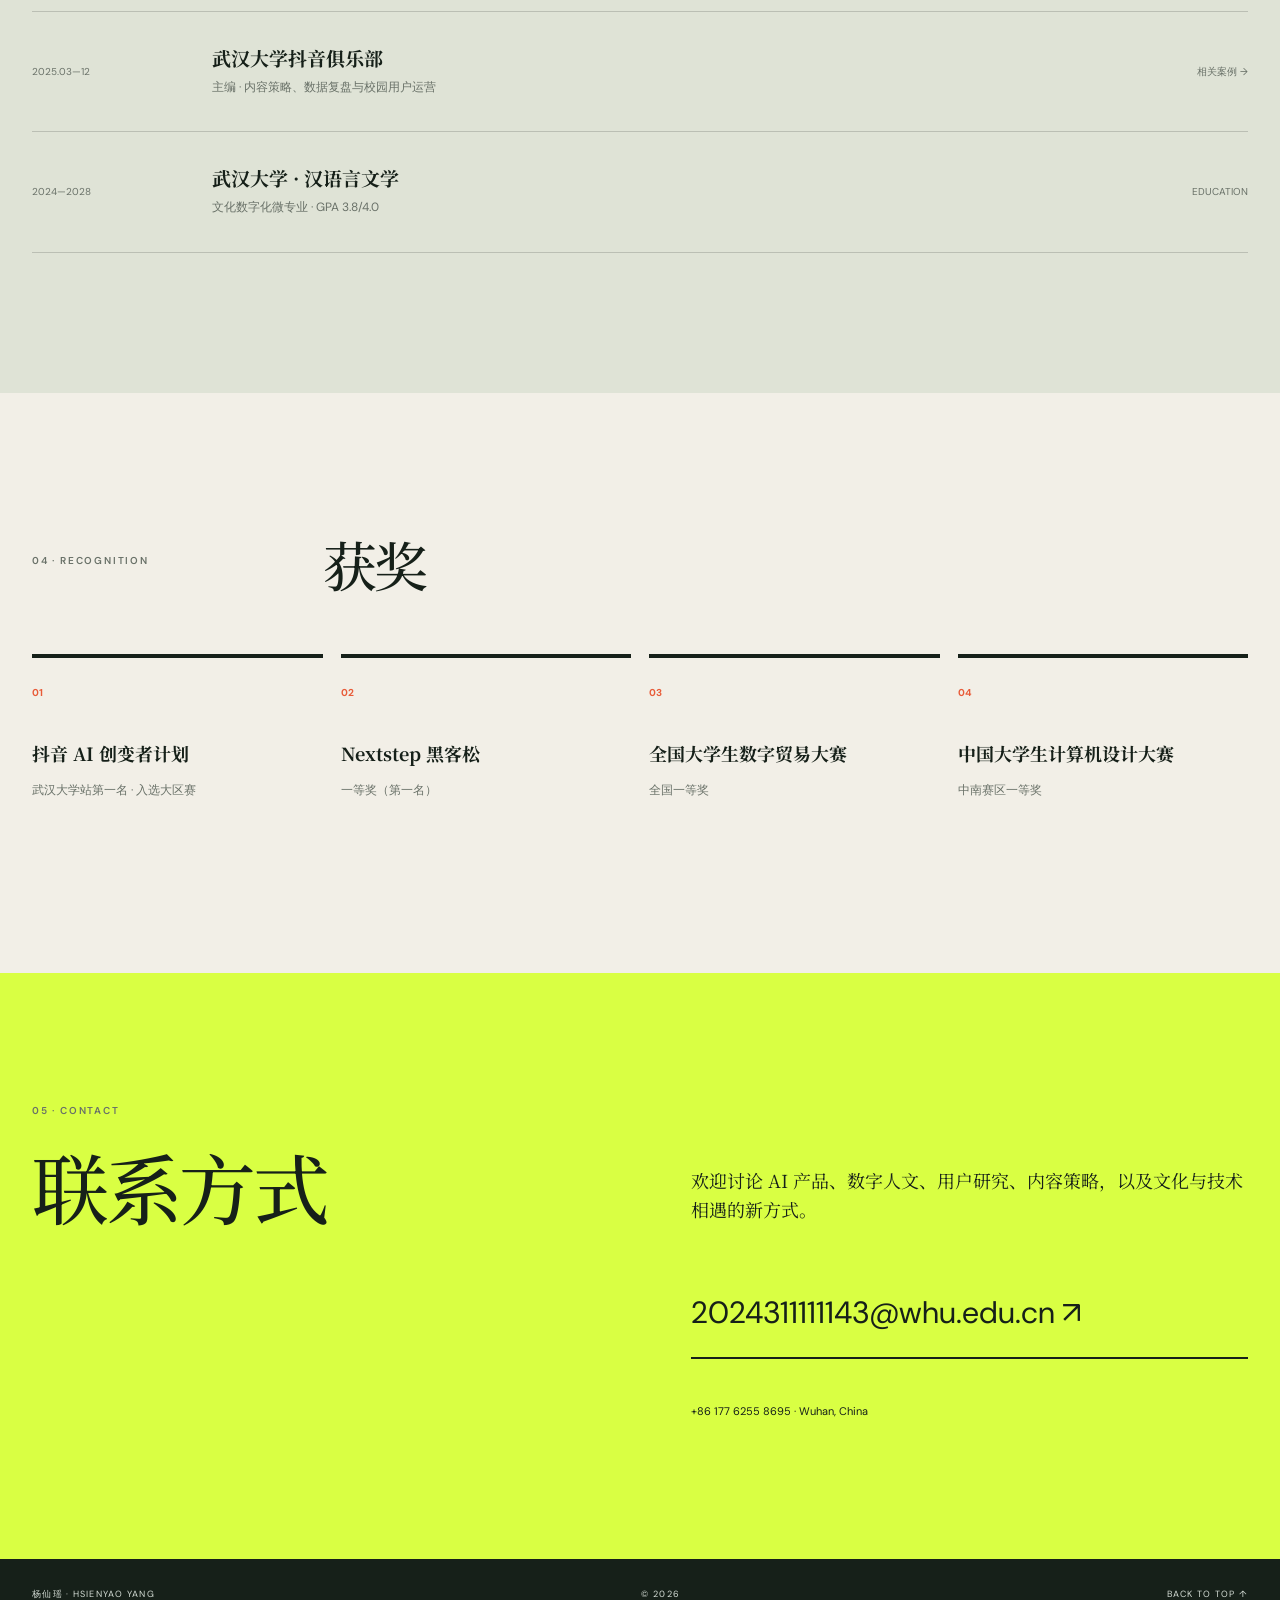
<file: personal-website-upgrade/index.html>
<!doctype html>
<html lang="zh-CN">
<head>
  <meta charset="utf-8">
  <meta name="viewport" content="width=device-width,initial-scale=1">
  <meta name="description" content="杨仙瑶的个人主页｜武汉大学汉语言文学本科生，记录学习、研究、项目与生活。">
  <meta name="theme-color" content="#f2efe7">
  <title>杨仙瑶 Hsienyao Yang｜个人主页</title>
  <link rel="preconnect" href="https://fonts.googleapis.com">
  <link rel="preconnect" href="https://fonts.gstatic.com" crossorigin>
  <link href="https://fonts.googleapis.com/css2?family=DM+Sans:wght@400;500;600&amp;family=Noto+Serif+SC:wght@400;500;600;700&amp;display=swap" rel="stylesheet">
  <link rel="stylesheet" href="styles.css"><link rel="stylesheet" href="home.css">
</head>
<body>
  <a class="skip" href="#main">跳到正文</a>
  <header class="header">
    <a class="brand" href="#about"><b>杨仙瑶</b><span>HSIENYAO YANG</span></a>
    <button class="menu" aria-expanded="false" aria-controls="nav">菜单</button>
    <nav id="nav"><a href="#about">关于我</a><a href="#for-you">方向</a><a href="#library">项目与科研</a><a href="#journey">成长经历</a><a class="nav-cta" href="#contact">联系我</a></nav>
  </header>

  <main id="main">
    <section class="hero shell" id="about">
      <div class="hero-copy reveal">
        <p class="kicker">ABOUT · EDUCATION</p>
        <h1>杨仙瑶</h1>
        <p class="hero-alias">Angela · 夜行衣</p>
        <p class="hero-name-en">Hsienyao Yang</p>
        <div class="profile-notes" aria-label="个人简介">
          <p>📚 非主流中文系学生@WHU 大二｜Digital Humanities｜在大陆读书的台湾人｜跨文化研究｜AI+人文｜ESTJ-A</p>
          <p>👩🏻‍💻 Hackathon Builder｜多项赛事一等奖</p>
          <p>🎨 《姑苏繁华图》数字活化展览项目落地中</p>
          <p>🤓 多项竞赛负责人｜国家级、省级一等奖竞赛获奖者</p>
          <p>🧩 湖北校媒品牌部负责人｜武大自强新闻宣传中心摄影视讯部成员</p>
          <p>🙌🏻 内容创作者｜欢迎关注@Angela的两岸观察日记</p>
          <p>🧙🏻‍♀️ 多方言使用者｜古筝｜街头流浪歌手｜摄影｜徒步</p>
        </div>
        <div class="education-list" aria-label="教育履历">
          <article><time>2021.09—2024.06</time><div><h2>江苏省苏州实验中学</h2><p>高中</p></div></article>
          <article><time>2024.09—至今</time><div><h2>武汉大学</h2><p>中文系 · 汉语言文学</p></div></article>
        </div>
      </div>
      <figure class="portrait reveal"><img src="assets/profile.jpg" alt="杨仙瑶"></figure>
    </section>

    <section class="audience shell" id="for-you">
      <p class="kicker reveal">01 · DIRECTION</p>
      <div class="view-tabs reveal" role="tablist"><button class="active" data-view="product" role="tab" aria-selected="true">AI 产品</button><button data-view="operations" role="tab" aria-selected="false">AI 产品运营</button><button data-view="academic" role="tab" aria-selected="false">科研</button></div>
      <div class="view-summary reveal"><div class="recommended" id="recommended"></div></div>
    </section>

    <section class="library shell" id="library">
      <div class="section-title reveal"><p class="kicker">02 · ALL WORK</p><h2>全部项目</h2><p>产品、研究与运营采用不同的叙事标准；二苏诗词同时归入产品和数字人文，但共用同一案例页。</p></div>
      <div class="filters reveal" role="tablist"><button class="active" data-filter="all">全部</button><button data-filter="product">AI 产品与体验</button><button data-filter="research">数字人文与科研</button><button data-filter="operations">内容、用户与产品运营</button></div>
      <div class="project-grid" id="project-grid"></div>
    </section>

    <section class="journey" id="journey"><div class="shell">
      <div class="section-title reveal"><p class="kicker">03 · JOURNEY</p><h2>来时路</h2></div>
      <div class="timeline reveal">
        <article><time>2026.05—至今</time><div><h3>腾讯 PCG · AIGC 产品「灵芽」</h3><p>校园大使 · 用户增长、创作者孵化与反馈闭环</p></div><a href="project.html?id=lingya">相关案例 →</a></article>
        <article><time>2025—至今</time><div><h3>武汉大学文化遗产智能计算文科重点实验室</h3><p>科研实践 · 图像分割、智能标注与跨模态语义映射</p></div><a href="project.html?id=heritage">相关研究 →</a></article>
        <article><time>2025.06—至今</time><div><h3>湖北高校青年传媒协会</h3><p>主席团成员、品牌部部长 · 高校品牌与活动运营</p></div><span>EXPERIENCE</span></article>
        <article><time>2025.03—12</time><div><h3>武汉大学抖音俱乐部</h3><p>主编 · 内容策略、数据复盘与校园用户运营</p></div><a href="project.html?id=douyin">相关案例 →</a></article>
        <article><time>2024—2028</time><div><h3>武汉大学 · 汉语言文学</h3><p>文化数字化微专业 · GPA 3.8/4.0</p></div><span>EDUCATION</span></article>
      </div>
    </div></section>

    <section class="recognition shell">
      <div class="section-title reveal"><p class="kicker">04 · RECOGNITION</p><h2>获奖</h2></div>
      <div class="award-grid reveal"><article><b>01</b><h3>抖音 AI 创变者计划</h3><p>武汉大学站第一名 · 入选大区赛</p></article><article><b>02</b><h3>Nextstep 黑客松</h3><p>一等奖（第一名）</p></article><article><b>03</b><h3>全国大学生数字贸易大赛</h3><p>全国一等奖</p></article><article><b>04</b><h3>中国大学生计算机设计大赛</h3><p>中南赛区一等奖</p></article></div>
    </section>

    <section class="contact" id="contact"><div class="shell contact-grid reveal"><div><p class="kicker">05 · CONTACT</p><h2>联系方式</h2></div><div><p>欢迎讨论 AI 产品、数字人文、用户研究、内容策略，以及文化与技术相遇的新方式。</p><a class="email" href="mailto:2024311111143@whu.edu.cn">2024311111143@whu.edu.cn ↗</a><p class="contact-meta">+86 177 6255 8695 · Wuhan, China</p></div></div></section>
  </main>
  <footer><span>杨仙瑶 · HSIENYAO YANG</span><span>© <i id="year"></i></span><a href="#about">BACK TO TOP ↑</a></footer>
  <script src="project-data.js"></script><script src="script.js"></script>
</body>
</html>
</file>
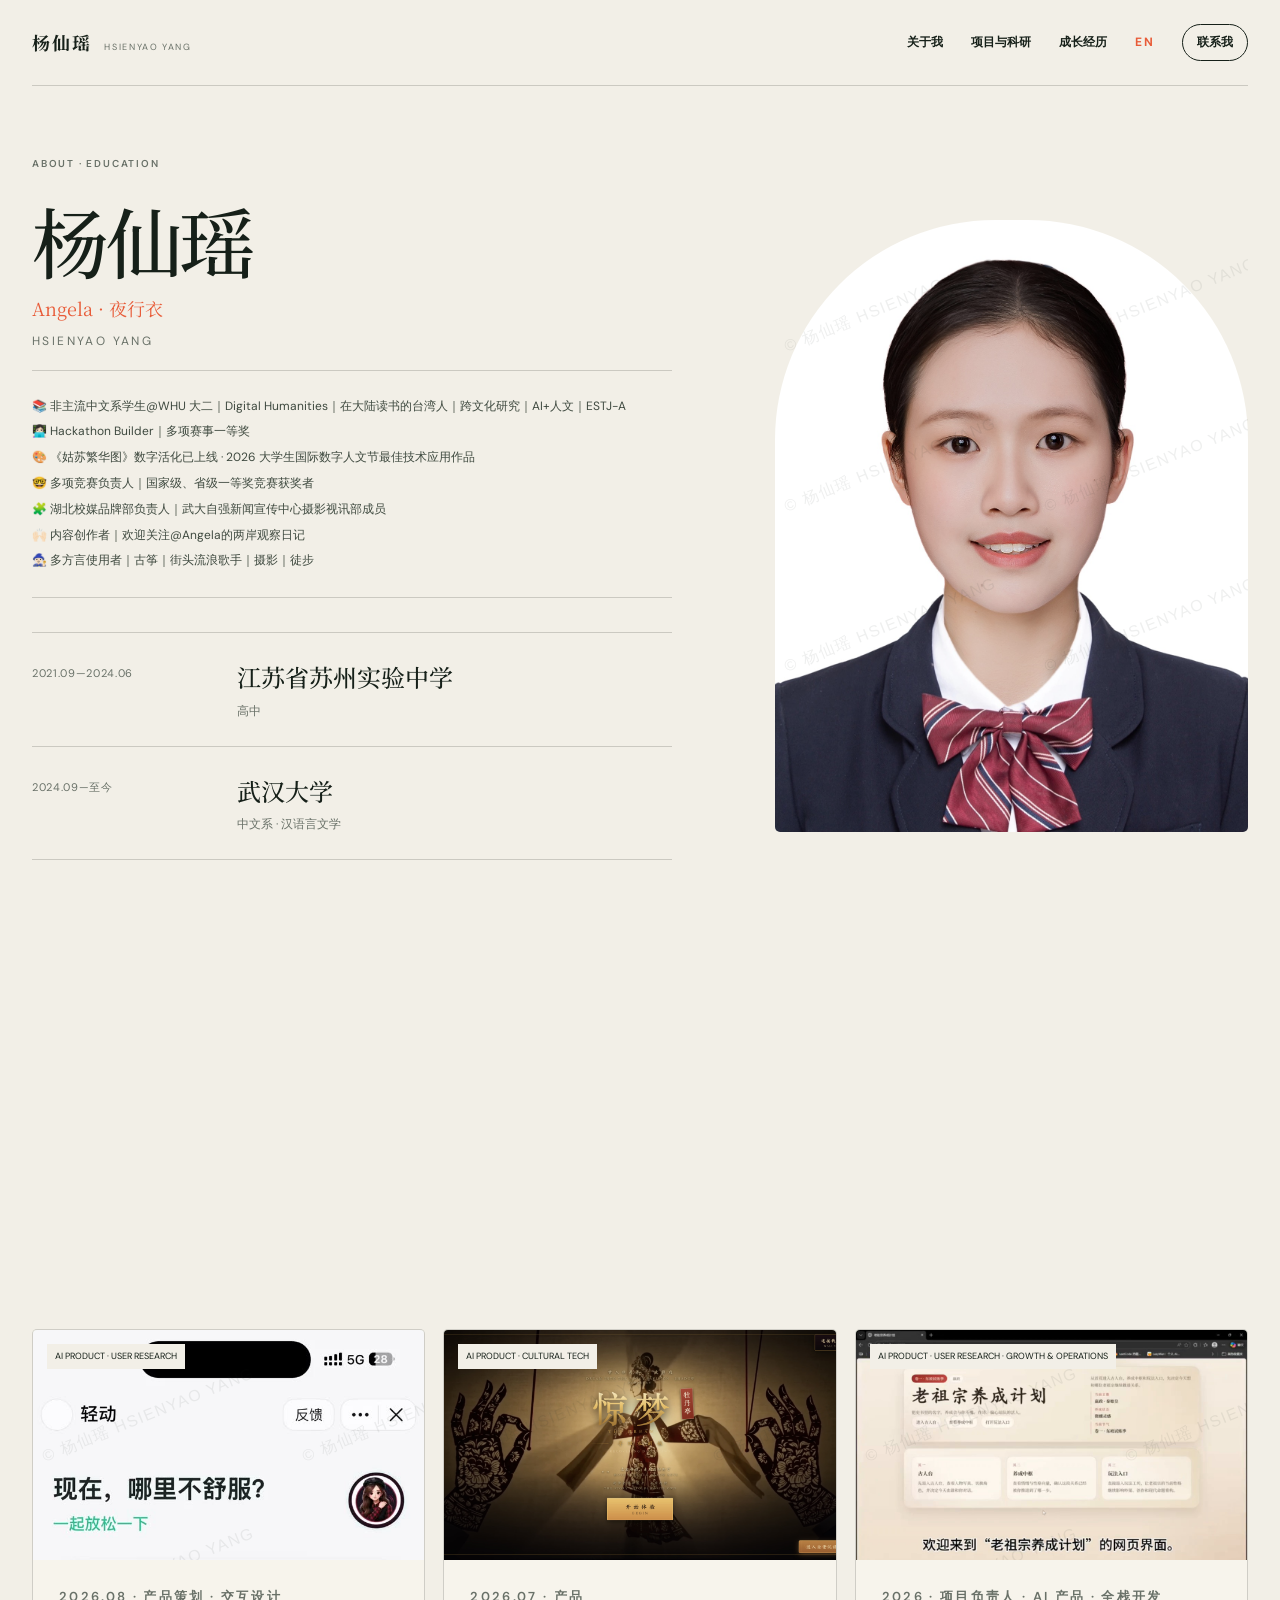
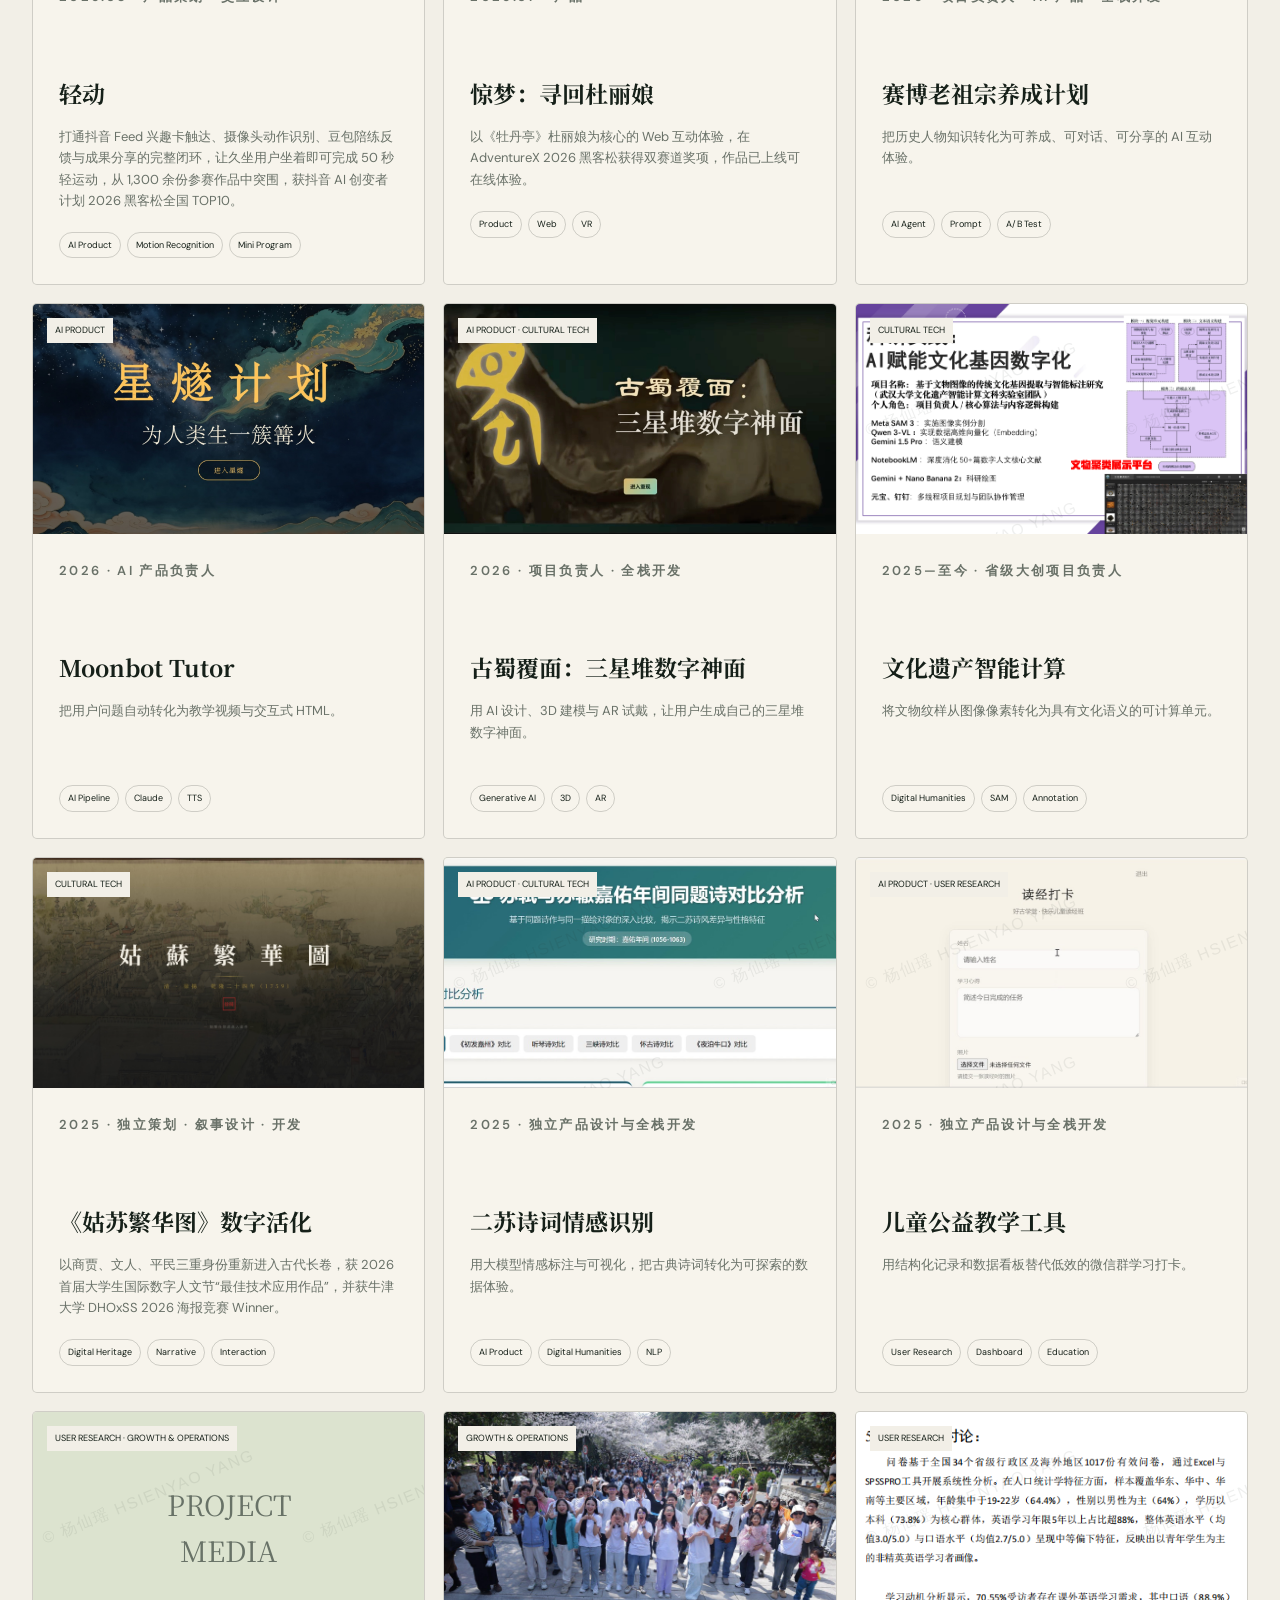
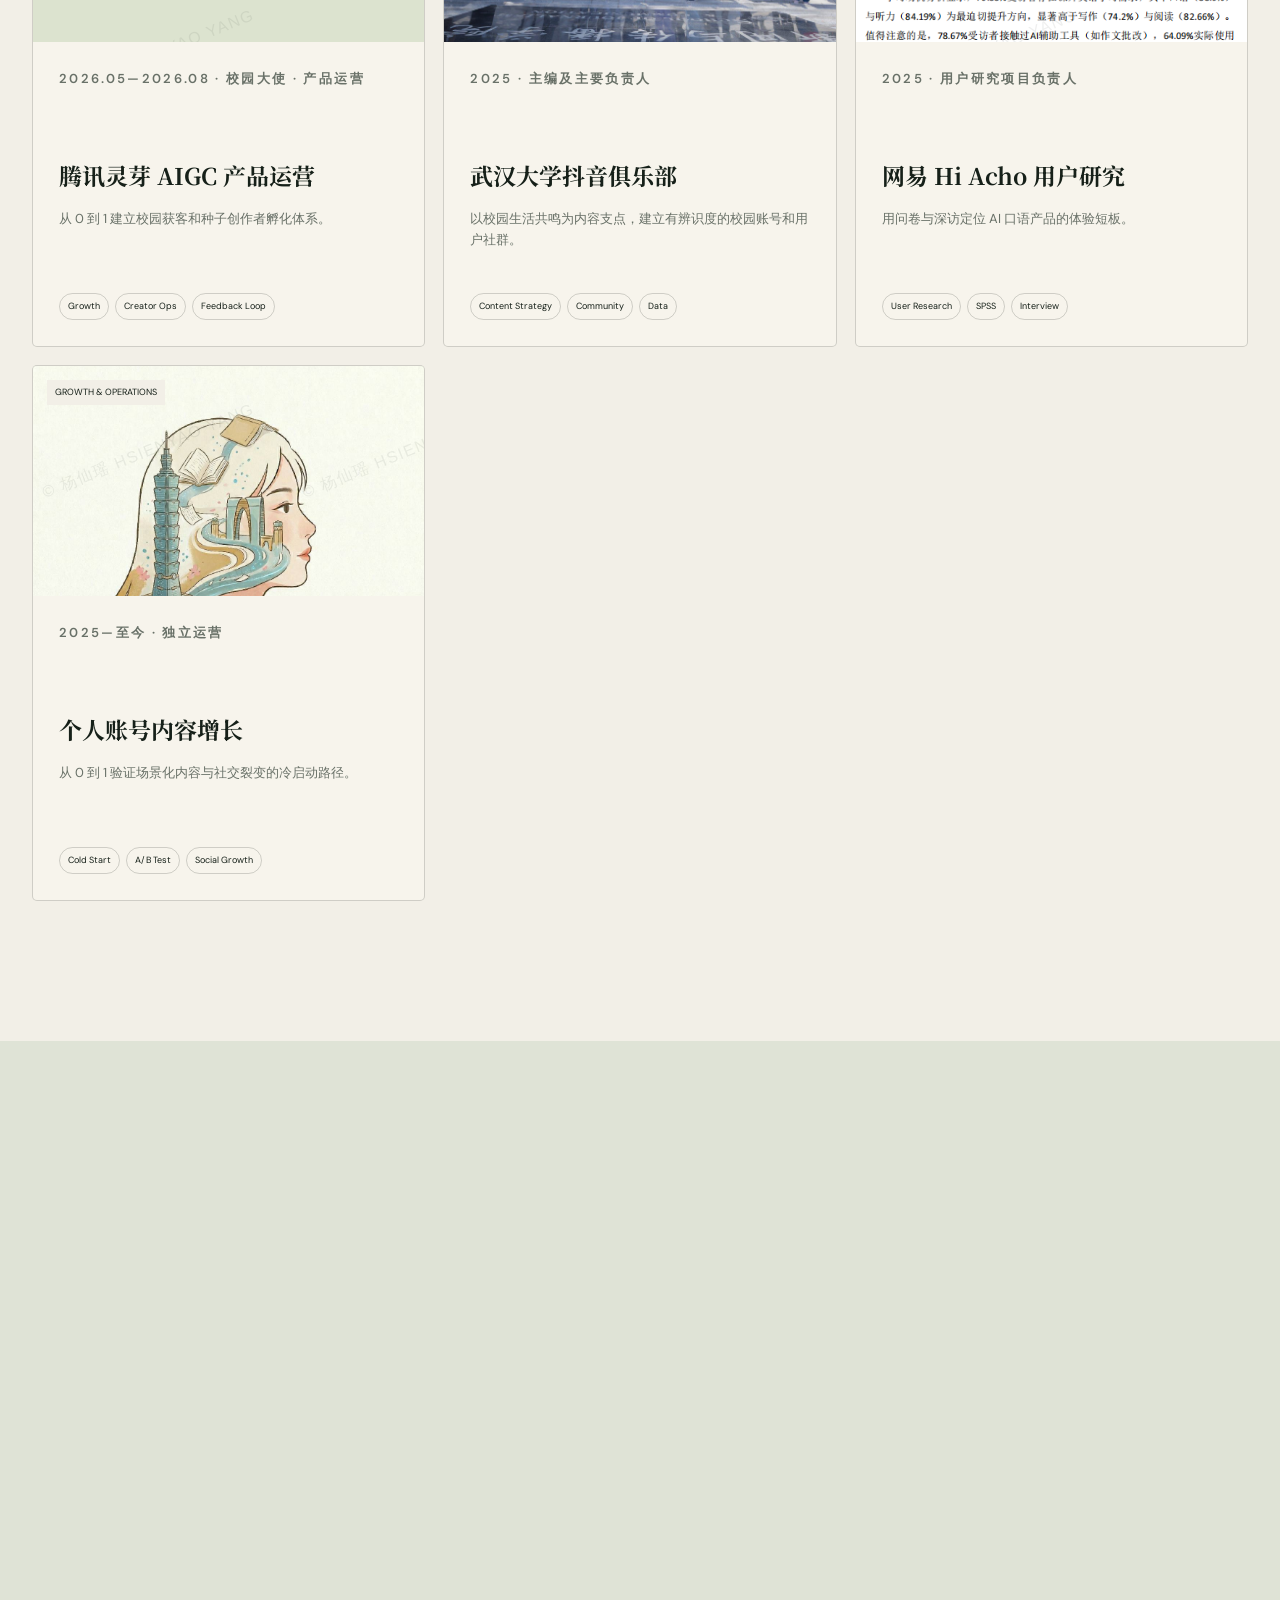
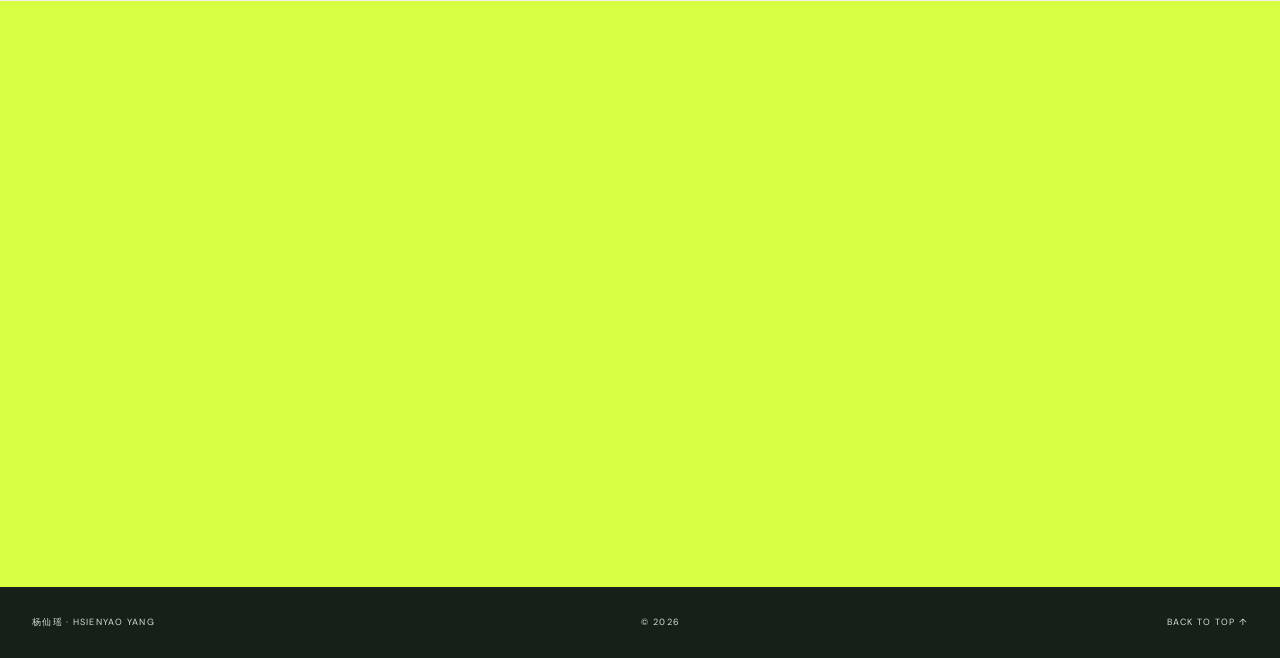
<file: internship.html>
<!doctype html><html lang="zh-CN"><head><meta charset="utf-8"><meta name="viewport" content="width=device-width,initial-scale=1"><meta http-equiv="refresh" content="0;url=index.html#experience"><title>正在前往新版网站…</title></head><body><p>内容已整合至新版首页，<a href="index.html#experience">点击继续</a>。</p></body></html>
</file>
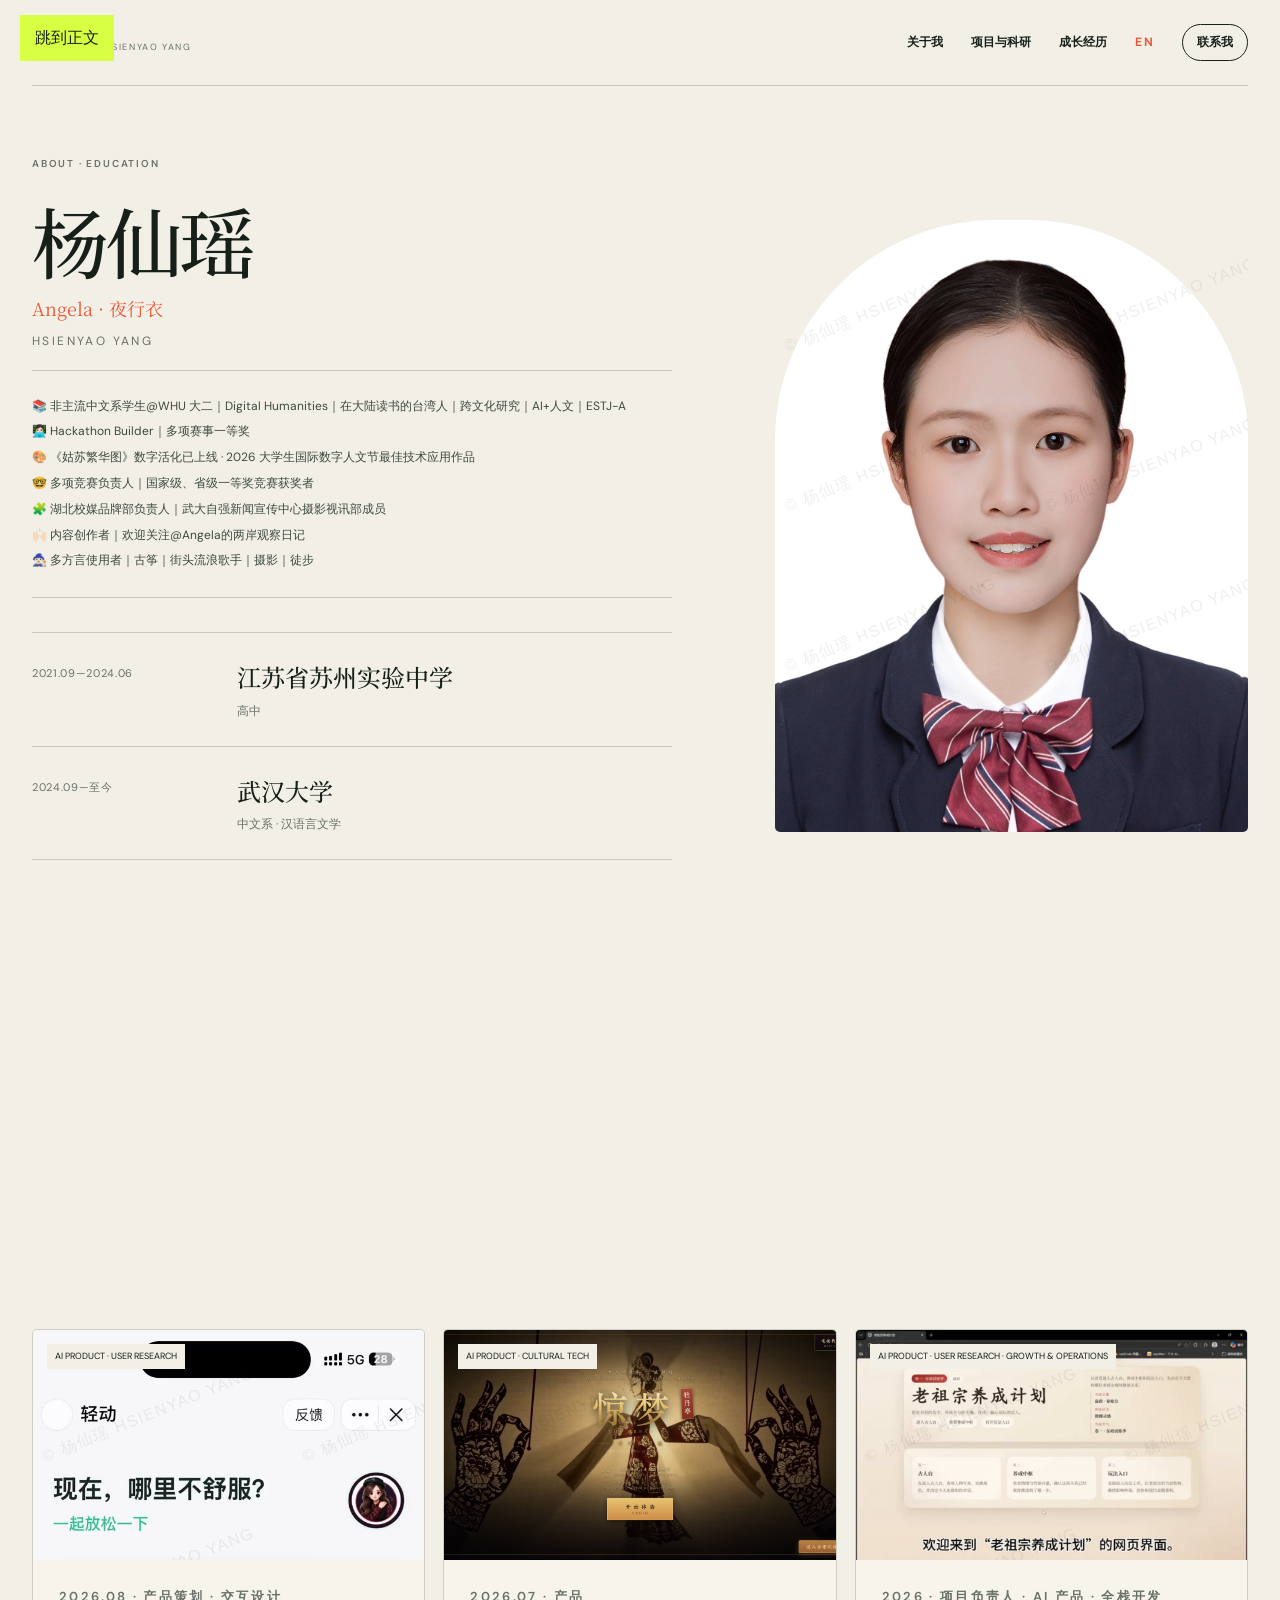
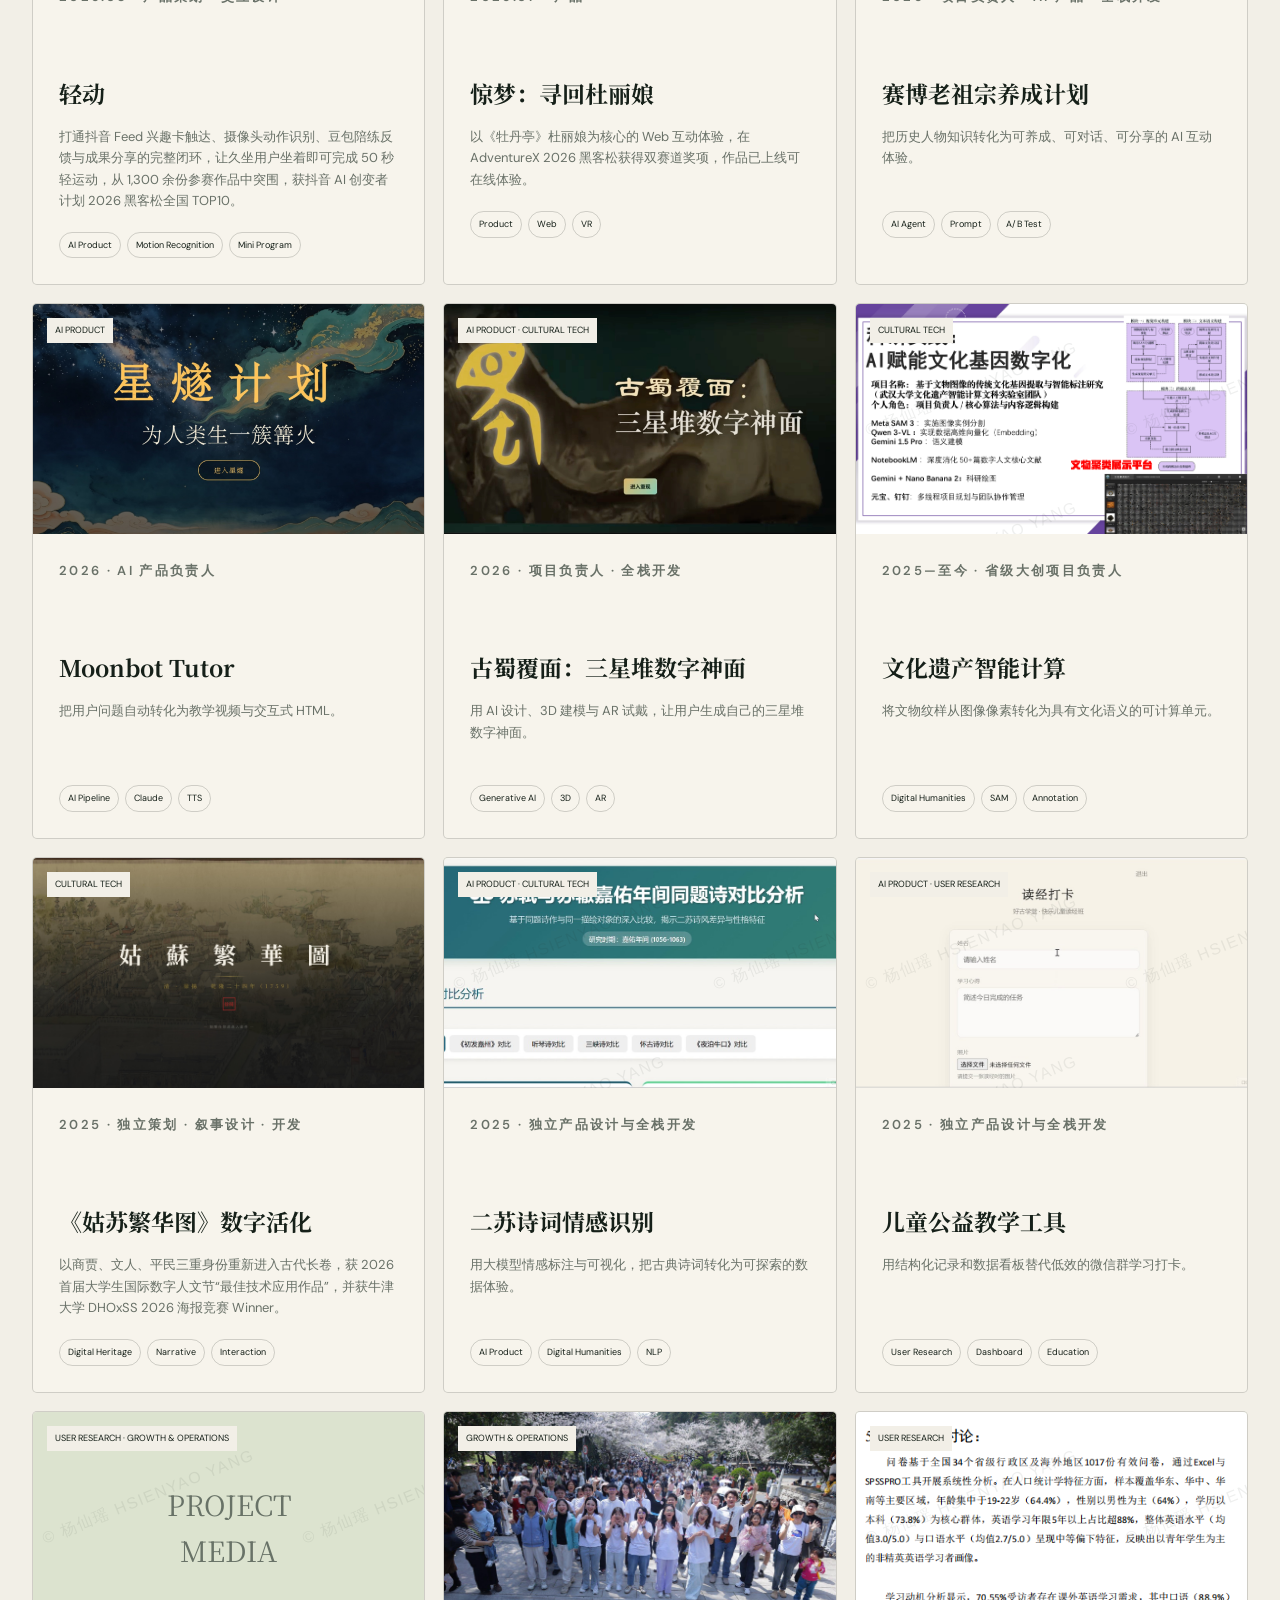
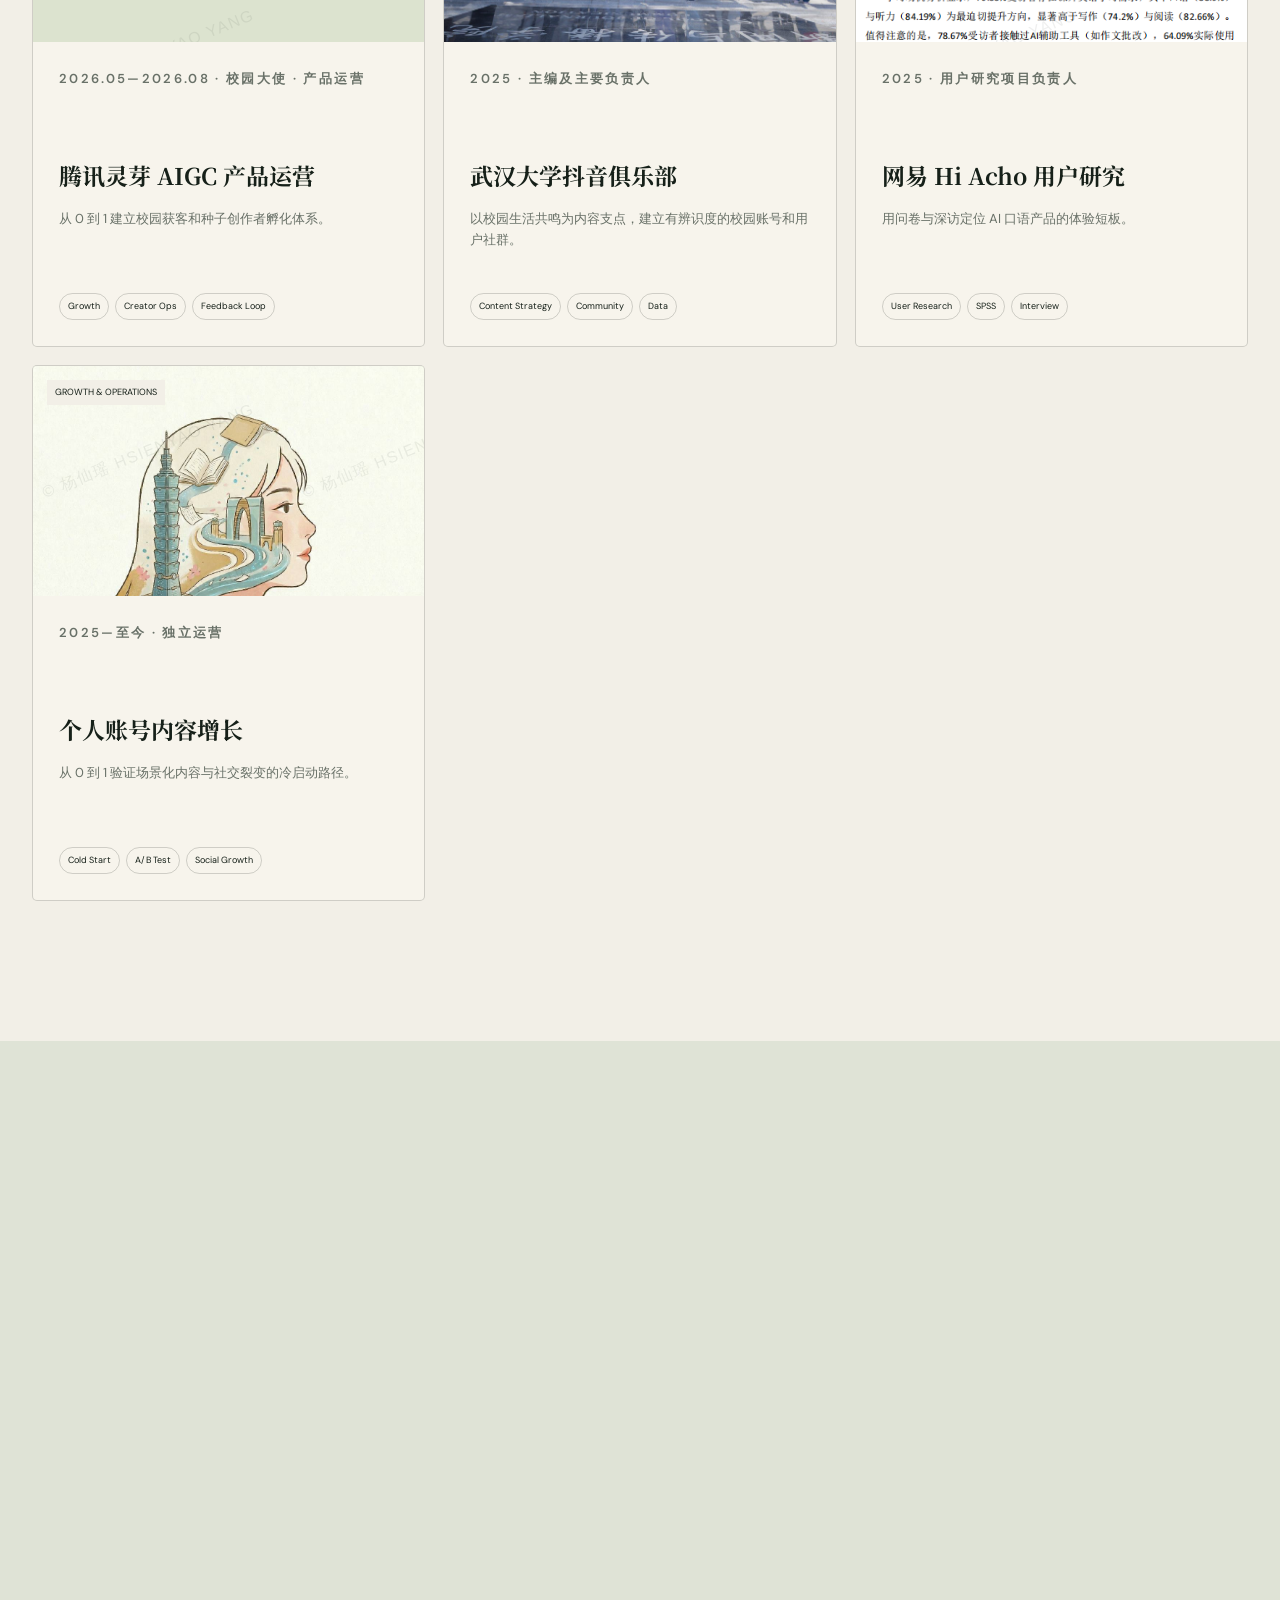
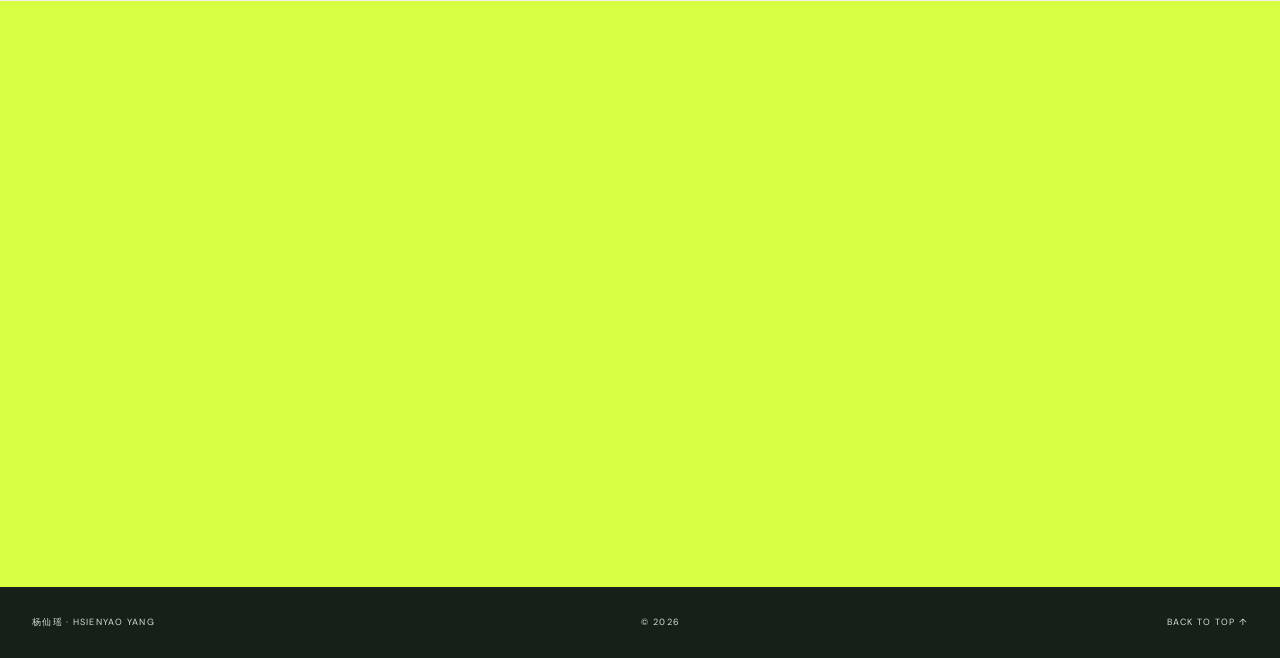
<file: research.html>
<!doctype html><html lang="zh-CN"><head><meta charset="utf-8"><meta name="viewport" content="width=device-width,initial-scale=1"><meta http-equiv="refresh" content="0;url=index.html#about"><title>正在前往新版网站…</title></head><body><p>内容已整合至新版首页，<a href="index.html#about">点击继续</a>。</p></body></html>
</file>
<file: styles.css>
:root{--paper:#f2efe7;--cream:#e8e2d7;--ink:#162019;--muted:#697168;--acid:#d9ff43;--orange:#e85b38;--line:rgba(22,32,25,.18);--serif:"Noto Serif SC",serif;--sans:"DM Sans","PingFang SC",sans-serif}*{box-sizing:border-box}html{scroll-behavior:smooth}body{margin:0;background:var(--paper);color:var(--ink);font-family:var(--sans);line-height:1.65;-webkit-font-smoothing:antialiased}a{color:inherit;text-decoration:none}img{max-width:100%;display:block}button{font:inherit;color:inherit}.shell{width:min(1280px,calc(100% - 64px));margin:auto}.skip{position:fixed;left:20px;top:-60px;z-index:99;background:var(--acid);padding:10px 15px}.skip:focus{top:20px}.header{width:min(1440px,calc(100% - 64px));height:86px;margin:auto;border-bottom:1px solid var(--line);display:flex;justify-content:space-between;align-items:center;position:relative;z-index:20}.brand{display:flex;align-items:baseline;gap:13px}.brand b{font-family:var(--serif);font-size:18px;letter-spacing:.1em}.brand span{font-size:9px;letter-spacing:.18em;color:var(--muted)}nav{display:flex;gap:28px;align-items:center;font-size:12px;font-weight:600}nav a{transition:.2s}nav a:hover{color:var(--orange)}.nav-cta{border:1px solid var(--ink);border-radius:99px;padding:8px 14px}.menu{display:none}.kicker{font-size:10px;letter-spacing:.18em;font-weight:600;color:var(--muted);text-transform:uppercase;margin:0 0 24px}.hero{min-height:calc(100vh - 86px);display:grid;grid-template-columns:1.15fr .85fr;gap:8vw;align-items:center;padding:70px 0}.hero h1,.section-title h2,.contact h2,.detail h1{font-family:var(--serif);font-weight:500;letter-spacing:-.045em;line-height:1.14;margin:0}.hero h1{font-size:clamp(55px,6vw,91px)}.hero h1 em{font-style:normal;position:relative;z-index:1}.hero h1 em:after{content:"";position:absolute;left:0;right:0;bottom:.08em;height:.26em;background:var(--acid);z-index:-1;transform:rotate(-1deg)}.lead{font-family:var(--serif);font-size:18px;color:#3e493f;max-width:670px;margin:34px 0}.actions{display:flex;align-items:center;gap:20px;flex-wrap:wrap}.button{padding:14px 22px;border-radius:99px;font-size:13px;font-weight:600}.button.dark{background:var(--ink);color:white}.text-link{font-size:12px;border-bottom:1px solid var(--ink)}.hero-proof{display:flex;gap:44px;margin:60px 0 0}.hero-proof div{padding-left:14px;border-left:1px solid var(--line)}.hero-proof dt{font-family:var(--serif);font-size:23px}.hero-proof dd{margin:3px 0 0;font-size:10px;color:var(--muted)}.portrait{margin:0;position:relative}.portrait img{width:100%;height:min(68vh,690px);object-fit:cover;object-position:center 18%;border-radius:220px 220px 5px 5px;filter:saturate(.84)}.portrait figcaption{position:absolute;left:-44px;bottom:55px;background:var(--acid);width:132px;height:132px;border-radius:50%;display:flex;flex-direction:column;justify-content:center;align-items:center;transform:rotate(-7deg);font-family:var(--serif);font-size:12px}.section-title{display:grid;grid-template-columns:.55fr 1.2fr .8fr;gap:50px;align-items:end;margin-bottom:60px}.section-title h2{font-size:clamp(38px,4.2vw,64px)}.section-title>p:last-child{color:var(--muted);margin:0}.filters{display:flex;gap:8px;overflow:auto;padding-bottom:10px}.filters button{white-space:nowrap;border:1px solid var(--line);background:transparent;border-radius:99px;padding:10px 16px;cursor:pointer;font-size:12px;font-weight:600}.filters button.active{background:var(--ink);color:white}.selected{background:var(--ink);color:#f3f0e8;padding:140px 0}.section-title.light .kicker,.section-title.light>p:last-child{color:#a9b1aa}.feature-grid{display:grid;grid-template-columns:1.35fr .65fr;gap:18px}.feature-card{min-height:520px;border:1px solid rgba(255,255,255,.16);border-radius:5px;position:relative;overflow:hidden;display:flex;flex-direction:column;justify-content:flex-end;padding:34px;background:#263128}.feature-card:first-child{grid-row:span 2;min-height:1058px}.feature-card img{position:absolute;inset:0;width:100%;height:100%;object-fit:cover;opacity:.48;transition:.5s}.feature-card:after{content:"";position:absolute;inset:30% 0 0;background:linear-gradient(transparent,rgba(10,17,12,.92))}.feature-card:hover img{transform:scale(1.025);opacity:.58}.feature-card-content{position:relative;z-index:2}.feature-card .kicker{color:#d5ddd5}.feature-card h3{font-family:var(--serif);font-size:clamp(32px,4vw,56px);line-height:1.15;margin:0 0 14px}.feature-card p{color:#c4cbc5;max-width:600px}.feature-card small{color:var(--acid)}.library{padding:140px 0}.filters{margin-bottom:32px}.project-grid{display:grid;grid-template-columns:repeat(3,1fr);gap:18px}.project-card{border:1px solid var(--line);border-radius:5px;overflow:hidden;background:#f7f4ec;transition:.25s}.project-card:hover{transform:translateY(-5px);box-shadow:0 18px 44px rgba(22,32,25,.08)}.project-visual{height:230px;background:#dce3cf;position:relative;display:grid;place-items:center;overflow:hidden}.project-visual img{width:100%;height:100%;object-fit:cover}.project-visual.no-image:before{content:"PROJECT\A MEDIA";white-space:pre;text-align:center;font-family:var(--serif);font-size:28px;color:#687267}.project-visual span{position:absolute;left:14px;top:14px;background:var(--paper);padding:5px 8px;font-size:9px}.project-body{padding:26px}.project-body h3{font-family:var(--serif);font-size:23px;margin:0 0 10px}.project-body>p{font-size:13px;color:var(--muted);min-height:65px}.tag-list{display:flex;gap:6px;flex-wrap:wrap;margin-top:20px}.tag-list span{border:1px solid var(--line);border-radius:99px;padding:5px 8px;font-size:9px}.journey{background:#dfe3d6;padding:140px 0}.timeline{border-top:1px solid var(--line)}.timeline article{display:grid;grid-template-columns:150px 1fr 130px;gap:30px;align-items:center;border-bottom:1px solid var(--line);padding:30px 0}.timeline time,.timeline article>a,.timeline article>span{font-size:10px;color:var(--muted)}.timeline article>a,.timeline article>span{text-align:right}.timeline h3{font-family:var(--serif);font-size:19px;margin:0}.timeline p{font-size:12px;color:var(--muted);margin:4px 0}.recognition{padding:140px 0}.award-grid{display:grid;grid-template-columns:repeat(4,1fr);gap:18px}.award-grid article{border-top:4px solid var(--ink);padding:20px 0}.award-grid b{font-size:10px;color:var(--orange)}.award-grid h3{font-family:var(--serif);font-size:18px;margin:35px 0 8px}.award-grid p{font-size:12px;color:var(--muted)}.beyond{padding:140px 0;background:var(--cream)}.hobby-grid{display:grid;grid-template-columns:repeat(3,1fr);gap:18px}.hobby-grid article>div{aspect-ratio:4/3;border:1px dashed #899188;display:grid;place-items:center;text-align:center;font:13px var(--serif);color:var(--muted);background:repeating-linear-gradient(135deg,transparent 0 19px,rgba(22,32,25,.035) 19px 20px)}.hobby-grid h3{font-family:var(--serif);font-size:22px;margin:18px 0 5px}.hobby-grid p{font-size:12px;color:var(--muted)}.contact{background:var(--acid);padding:130px 0}.contact-grid{display:grid;grid-template-columns:1fr 1fr;gap:8vw}.contact h2{font-size:clamp(48px,6vw,82px)}.contact-grid>div:last-child{padding-top:45px}.contact-grid>div:last-child>p{font-family:var(--serif);font-size:18px}.email{font-size:clamp(18px,2.4vw,32px);border-bottom:2px solid var(--ink);display:block;padding:18px 0;margin:45px 0}.contact-meta{font:11px var(--sans)!important}footer{background:var(--ink);color:#d5ddd6;padding:28px max(32px,calc((100vw - 1440px)/2));display:flex;justify-content:space-between;font-size:9px;letter-spacing:.14em}footer i{font-style:normal}.reveal{opacity:0;transform:translateY(20px);transition:.7s}.reveal.visible{opacity:1;transform:none}
/* Detail */.detail{padding-bottom:90px}.detail-hero{padding:72px 0 48px;display:grid;grid-template-columns:1.1fr .9fr;gap:8vw;align-items:end}.detail h1{font-size:clamp(52px,7vw,96px)}.detail-en{font-size:12px;letter-spacing:.14em;color:var(--muted)}.detail-summary{font-family:var(--serif);font-size:22px}.detail-role{font-size:12px;color:var(--muted)}.detail-media{margin:0;height:min(56vh,620px);background:#dce3cf;overflow:hidden;position:relative}.detail-media img,.detail-media video{width:100%;height:100%;object-fit:cover}.video-media{background:#10130f}.video-media video{object-fit:contain}.detail-media figcaption{position:absolute;right:15px;bottom:15px;background:var(--paper);padding:7px 10px;font-size:9px;pointer-events:none}.detail-media.missing{display:grid;place-items:center;text-align:center}.detail-media.missing p{font-family:var(--serif);font-size:50px;line-height:1.15}.detail-media.missing span{position:absolute;bottom:20px;color:var(--muted);font-size:11px}.case-narrative{display:grid;grid-template-columns:.36fr 1.64fr;gap:60px;padding:68px 0 42px;border-bottom:1px solid var(--line)}.star-story{font-family:var(--serif);font-size:20px;line-height:1.85;max-width:940px}.detail-copy-section{margin:0 0 32px}.detail-copy-section:last-child{margin-bottom:0}.detail-copy-section h3{font-family:var(--sans);font-size:12px;line-height:1.4;letter-spacing:.06em;color:var(--orange);margin:0 0 8px}.detail-copy-section p{margin:0}.detail-metrics{display:grid;grid-template-columns:repeat(3,1fr);gap:20px;background:var(--ink);color:white;padding:42px 50px;margin:30px 0 52px}.detail-metrics div{display:flex;flex-direction:column}.detail-metrics b{font-family:var(--serif);font-size:42px;color:var(--acid)}.detail-metrics span{font-size:11px;color:#b7c0b8}.next-case{display:flex;justify-content:space-between;border-top:1px solid var(--line);padding-top:25px;font-size:12px}
@media(max-width:900px){.shell{width:min(720px,calc(100% - 36px))}.header{width:calc(100% - 36px);height:70px}.menu{display:block;border:1px solid var(--line);border-radius:99px;background:transparent;padding:7px 12px;font-size:11px}.header nav{position:absolute;top:70px;left:-18px;right:-18px;background:var(--paper);padding:25px;flex-direction:column;align-items:flex-start;transform:translateY(-140%);transition:.3s;z-index:-1}.header nav.open{transform:none}.detail-page .header nav{position:static;transform:none;flex-direction:row;padding:0;background:transparent}.detail-page .header nav .nav-cta{display:none}.hero{grid-template-columns:1fr}.hero-copy{order:2}.portrait{width:min(85%,500px);margin:auto}.portrait figcaption{left:-25px}.section-title{grid-template-columns:1fr;gap:15px}.detail-hero{grid-template-columns:1fr}.feature-grid{grid-template-columns:1fr}.feature-card:first-child{grid-row:auto;min-height:650px}.project-grid{grid-template-columns:1fr 1fr}.timeline article{grid-template-columns:110px 1fr}.timeline article>a,.timeline article>span{display:none}.award-grid{grid-template-columns:1fr 1fr}.contact-grid{grid-template-columns:1fr}.case-narrative{grid-template-columns:1fr;gap:20px}.detail-metrics{padding:40px}.hobby-grid{grid-template-columns:1fr}}
@media(max-width:560px){.brand span{display:none}.hero{padding-top:35px}.hero h1{font-size:45px}.lead{font-size:16px}.hero-proof{gap:14px;justify-content:space-between}.hero-proof dt{font-size:19px}.portrait img{height:470px}.library,.journey,.recognition,.beyond,.selected{padding:90px 0}.project-grid,.award-grid{grid-template-columns:1fr}.feature-card,.feature-card:first-child{min-height:500px;padding:25px}.feature-card h3{font-size:36px}.timeline article{grid-template-columns:1fr;gap:8px}.timeline time{order:2}.contact{padding:90px 0}.email{overflow-wrap:anywhere;font-size:15px}.detail-hero{padding-top:60px}.detail h1{font-size:45px}.detail-media{height:360px}.case-narrative{padding:48px 0 30px}.star-story{font-size:17px;line-height:1.9}.detail-metrics{grid-template-columns:1fr;padding:30px}.detail-metrics div{border-bottom:1px solid rgba(255,255,255,.15);padding:15px 0}footer span:nth-child(2){display:none}}
@media(prefers-reduced-motion:reduce){html{scroll-behavior:auto}.reveal{opacity:1;transform:none;transition:none}}
.intro-copy{font-family:var(--serif);font-size:17px;color:#3e493f;max-width:700px;margin:30px 0}.intro-copy p{margin:0 0 13px}.about-proof{gap:28px}.about-proof dt{font-size:17px}.about-proof dd{max-width:170px}
@media(max-width:560px){.intro-copy{font-size:15px}.about-proof{display:grid;grid-template-columns:1fr 1fr;gap:18px}.about-proof div:last-child{grid-column:1/-1}}
.hero-name-en{margin:8px 0 42px;font-size:12px;letter-spacing:.2em;color:var(--muted);text-transform:uppercase}.education-list{border-top:1px solid var(--line);margin-bottom:36px;max-width:700px}.education-list article{display:grid;grid-template-columns:180px 1fr;gap:25px;padding:24px 0;border-bottom:1px solid var(--line);align-items:start}.education-list time{font-size:11px;color:var(--muted);letter-spacing:.06em;padding-top:7px}.education-list h2{font-family:var(--serif);font-size:24px;font-weight:500;margin:0}.education-list p{font-size:12px;color:var(--muted);margin:5px 0 0}
@media(max-width:560px){.hero-name-en{margin-bottom:30px}.education-list article{grid-template-columns:1fr;gap:8px;padding:20px 0}.education-list time{order:2;padding-top:0}.education-list h2{font-size:21px}}
.detail-repo{display:inline-block;margin-top:1rem;color:var(--ink);font-weight:600;text-decoration:underline;text-decoration-thickness:1px;text-underline-offset:.25em}
.detail-links{display:flex;gap:26px;flex-wrap:wrap;margin-top:1rem}
.detail-links .detail-repo{margin-top:0}
.detail-gallery{margin:8px 0 52px}
.detail-gallery .kicker{margin-bottom:18px}
.detail-gallery-grid{display:grid;grid-template-columns:1fr 1fr;gap:18px;align-items:start}
.detail-gallery-grid figure{margin:0;position:relative}
.detail-gallery-grid figure:only-child{grid-column:1/-1;max-width:760px}
.detail-gallery-grid img{width:100%;height:auto;border:1px solid var(--line);border-radius:5px;background:#f7f4ec;transition:.25s}
.detail-gallery-grid figure:hover img{box-shadow:0 14px 34px rgba(22,32,25,.1)}
.detail-gallery-grid figcaption{margin-top:8px;font-size:11px;color:var(--muted)}
@media(max-width:560px){.detail-gallery-grid{grid-template-columns:1fr}}
/* media protection & watermark */
img,video{-webkit-user-drag:none;user-select:none;-webkit-touch-callout:none}
.media-wm{display:block;position:relative}
.detail-media:after,.project-visual:after,.portrait:after,.media-wm:after,.detail-gallery-grid figure:after{content:"";position:absolute;inset:0;pointer-events:none;z-index:2;background-image:url("data:image/svg+xml,%3Csvg xmlns='http://www.w3.org/2000/svg' width='260' height='160'%3E%3Ctext x='12' y='132' fill='%23162019' fill-opacity='.55' font-size='16' font-family='sans-serif' letter-spacing='1.5' transform='rotate(-22 12 132)'%3E%C2%A9%20%E6%9D%A8%E4%BB%99%E7%91%B6%20HSIENYAO%20YANG%3C/text%3E%3C/svg%3E");background-repeat:repeat;opacity:.13}
.video-media:after{background-image:url("data:image/svg+xml,%3Csvg xmlns='http://www.w3.org/2000/svg' width='260' height='160'%3E%3Ctext x='12' y='132' fill='%23ffffff' fill-opacity='.5' font-size='16' font-family='sans-serif' letter-spacing='1.5' transform='rotate(-22 12 132)'%3E%C2%A9%20%E6%9D%A8%E4%BB%99%E7%91%B6%20HSIENYAO%20YANG%3C/text%3E%3C/svg%3E");opacity:.12}
.project-filter-prompt{grid-column:1/-1;margin:0;padding:70px 24px;border:1px dashed var(--line);text-align:center;color:var(--muted);font-family:var(--serif);font-size:18px}
.lang-switch{font-weight:700;letter-spacing:.12em;color:var(--orange)}
.qingdong-detail-split{display:grid;grid-template-columns:minmax(0,7fr) minmax(280px,3fr);gap:clamp(28px,4vw,56px);align-items:start;margin:0 0 52px;padding-top:30px}.qingdong-copy .case-narrative{display:block;padding:38px 0 42px}.qingdong-copy .case-narrative>.kicker{margin-bottom:30px}.qingdong-copy .star-story{max-width:none}.qingdong-copy .detail-metrics{margin:30px 0 0;padding:34px 30px}.qingdong-copy .detail-metrics b{font-size:clamp(28px,3vw,40px)}.qingdong-detail-split>.detail-media{width:100%;height:auto;aspect-ratio:664/1440;position:relative}.qingdong-detail-split>.detail-media video{display:block}
@media(max-width:900px){.qingdong-detail-split{grid-template-columns:1fr;gap:30px;padding-top:0}.qingdong-detail-split>.detail-media{position:relative;top:auto;width:min(100%,380px);justify-self:center}.qingdong-copy .case-narrative{padding-top:48px}.qingdong-copy .detail-metrics{margin-bottom:0}}
@media(max-width:560px){.qingdong-detail-split>.detail-media{height:auto}}
</file>
<file: home.css>
.hero-alias{font-family:var(--serif);font-size:18px;margin:10px 0 0;color:var(--orange)}
.hero-name-en{margin-bottom:18px}
.profile-notes{max-width:720px;margin:0 0 34px;padding:20px 0;border-top:1px solid var(--line);border-bottom:1px solid var(--line)}
.profile-notes p{font-size:12px;line-height:1.65;margin:6px 0;color:#3e493f}
@media(max-width:560px){.hero-alias{font-size:16px}.profile-notes{margin-bottom:28px;padding:16px 0}.profile-notes p{font-size:11px;line-height:1.7}}
</file>
<file: personal-website-upgrade/styles.css>
:root{--paper:#f2efe7;--cream:#e8e2d7;--ink:#162019;--muted:#697168;--acid:#d9ff43;--orange:#e85b38;--line:rgba(22,32,25,.18);--serif:"Noto Serif SC",serif;--sans:"DM Sans","PingFang SC",sans-serif}*{box-sizing:border-box}html{scroll-behavior:smooth}body{margin:0;background:var(--paper);color:var(--ink);font-family:var(--sans);line-height:1.65;-webkit-font-smoothing:antialiased}a{color:inherit;text-decoration:none}img{max-width:100%;display:block}button{font:inherit;color:inherit}.shell{width:min(1280px,calc(100% - 64px));margin:auto}.skip{position:fixed;left:20px;top:-60px;z-index:99;background:var(--acid);padding:10px 15px}.skip:focus{top:20px}.header{width:min(1440px,calc(100% - 64px));height:86px;margin:auto;border-bottom:1px solid var(--line);display:flex;justify-content:space-between;align-items:center;position:relative;z-index:20}.brand{display:flex;align-items:baseline;gap:13px}.brand b{font-family:var(--serif);font-size:18px;letter-spacing:.1em}.brand span{font-size:9px;letter-spacing:.18em;color:var(--muted)}nav{display:flex;gap:28px;align-items:center;font-size:12px;font-weight:600}nav a{transition:.2s}nav a:hover{color:var(--orange)}.nav-cta{border:1px solid var(--ink);border-radius:99px;padding:8px 14px}.menu{display:none}.kicker{font-size:10px;letter-spacing:.18em;font-weight:600;color:var(--muted);text-transform:uppercase;margin:0 0 24px}.hero{min-height:calc(100vh - 86px);display:grid;grid-template-columns:1.15fr .85fr;gap:8vw;align-items:center;padding:70px 0}.hero h1,.section-title h2,.contact h2,.detail h1{font-family:var(--serif);font-weight:500;letter-spacing:-.045em;line-height:1.14;margin:0}.hero h1{font-size:clamp(55px,6vw,91px)}.hero h1 em{font-style:normal;position:relative;z-index:1}.hero h1 em:after{content:"";position:absolute;left:0;right:0;bottom:.08em;height:.26em;background:var(--acid);z-index:-1;transform:rotate(-1deg)}.lead{font-family:var(--serif);font-size:18px;color:#3e493f;max-width:670px;margin:34px 0}.actions{display:flex;align-items:center;gap:20px;flex-wrap:wrap}.button{padding:14px 22px;border-radius:99px;font-size:13px;font-weight:600}.button.dark{background:var(--ink);color:white}.text-link{font-size:12px;border-bottom:1px solid var(--ink)}.hero-proof{display:flex;gap:44px;margin:60px 0 0}.hero-proof div{padding-left:14px;border-left:1px solid var(--line)}.hero-proof dt{font-family:var(--serif);font-size:23px}.hero-proof dd{margin:3px 0 0;font-size:10px;color:var(--muted)}.portrait{margin:0;position:relative}.portrait img{width:100%;height:min(68vh,690px);object-fit:cover;object-position:center 18%;border-radius:220px 220px 5px 5px;filter:saturate(.84)}.portrait figcaption{position:absolute;left:-44px;bottom:55px;background:var(--acid);width:132px;height:132px;border-radius:50%;display:flex;flex-direction:column;justify-content:center;align-items:center;transform:rotate(-7deg);font-family:var(--serif);font-size:12px}.section-title{display:grid;grid-template-columns:.55fr 1.2fr .8fr;gap:50px;align-items:end;margin-bottom:60px}.section-title h2{font-size:clamp(38px,4.2vw,64px)}.section-title>p:last-child{color:var(--muted);margin:0}.audience{padding:140px 0}.view-tabs,.filters{display:flex;gap:8px;overflow:auto;padding-bottom:10px}.view-tabs button,.filters button{white-space:nowrap;border:1px solid var(--line);background:transparent;border-radius:99px;padding:10px 16px;cursor:pointer;font-size:12px;font-weight:600}.view-tabs button.active,.filters button.active{background:var(--ink);color:white}.view-summary{margin-top:12px;padding:50px;background:var(--cream);border:1px solid var(--line);border-radius:6px;display:grid;grid-template-columns:1fr 1.15fr;gap:7vw}.view-summary h3{font-family:var(--serif);font-size:clamp(36px,4vw,58px);line-height:1.15;margin:0 0 20px}.view-summary>div>p:last-child{color:var(--muted);max-width:530px}.recommended{display:grid;gap:8px}.rec-card{display:grid;grid-template-columns:38px 1fr auto;gap:16px;align-items:center;border-top:1px solid var(--line);padding:18px 0}.rec-card span{font-size:10px;color:var(--muted)}.rec-card h4{font-family:var(--serif);font-size:17px;margin:0}.rec-card p{font-size:11px;color:var(--muted);margin:3px 0}.rec-card b{font-weight:400}.selected{background:var(--ink);color:#f3f0e8;padding:140px 0}.section-title.light .kicker,.section-title.light>p:last-child{color:#a9b1aa}.feature-grid{display:grid;grid-template-columns:1.35fr .65fr;gap:18px}.feature-card{min-height:520px;border:1px solid rgba(255,255,255,.16);border-radius:5px;position:relative;overflow:hidden;display:flex;flex-direction:column;justify-content:flex-end;padding:34px;background:#263128}.feature-card:first-child{grid-row:span 2;min-height:1058px}.feature-card img{position:absolute;inset:0;width:100%;height:100%;object-fit:cover;opacity:.48;transition:.5s}.feature-card:after{content:"";position:absolute;inset:30% 0 0;background:linear-gradient(transparent,rgba(10,17,12,.92))}.feature-card:hover img{transform:scale(1.025);opacity:.58}.feature-card-content{position:relative;z-index:2}.feature-card .kicker{color:#d5ddd5}.feature-card h3{font-family:var(--serif);font-size:clamp(32px,4vw,56px);line-height:1.15;margin:0 0 14px}.feature-card p{color:#c4cbc5;max-width:600px}.feature-card small{color:var(--acid)}.library{padding:140px 0}.filters{margin-bottom:32px}.project-grid{display:grid;grid-template-columns:repeat(3,1fr);gap:18px}.project-card{border:1px solid var(--line);border-radius:5px;overflow:hidden;background:#f7f4ec;transition:.25s}.project-card:hover{transform:translateY(-5px);box-shadow:0 18px 44px rgba(22,32,25,.08)}.project-visual{height:230px;background:#dce3cf;position:relative;display:grid;place-items:center;overflow:hidden}.project-visual img{width:100%;height:100%;object-fit:cover}.project-visual.no-image:before{content:"PROJECT\A MEDIA";white-space:pre;text-align:center;font-family:var(--serif);font-size:28px;color:#687267}.project-visual span{position:absolute;left:14px;top:14px;background:var(--paper);padding:5px 8px;font-size:9px}.project-body{padding:26px}.project-body h3{font-family:var(--serif);font-size:23px;margin:0 0 10px}.project-body>p{font-size:13px;color:var(--muted);min-height:65px}.tag-list{display:flex;gap:6px;flex-wrap:wrap;margin-top:20px}.tag-list span{border:1px solid var(--line);border-radius:99px;padding:5px 8px;font-size:9px}.journey{background:#dfe3d6;padding:140px 0}.timeline{border-top:1px solid var(--line)}.timeline article{display:grid;grid-template-columns:150px 1fr 130px;gap:30px;align-items:center;border-bottom:1px solid var(--line);padding:30px 0}.timeline time,.timeline article>a,.timeline article>span{font-size:10px;color:var(--muted)}.timeline article>a,.timeline article>span{text-align:right}.timeline h3{font-family:var(--serif);font-size:19px;margin:0}.timeline p{font-size:12px;color:var(--muted);margin:4px 0}.recognition{padding:140px 0}.award-grid{display:grid;grid-template-columns:repeat(4,1fr);gap:18px}.award-grid article{border-top:4px solid var(--ink);padding:20px 0}.award-grid b{font-size:10px;color:var(--orange)}.award-grid h3{font-family:var(--serif);font-size:18px;margin:35px 0 8px}.award-grid p{font-size:12px;color:var(--muted)}.beyond{padding:140px 0;background:var(--cream)}.hobby-grid{display:grid;grid-template-columns:repeat(3,1fr);gap:18px}.hobby-grid article>div{aspect-ratio:4/3;border:1px dashed #899188;display:grid;place-items:center;text-align:center;font:13px var(--serif);color:var(--muted);background:repeating-linear-gradient(135deg,transparent 0 19px,rgba(22,32,25,.035) 19px 20px)}.hobby-grid h3{font-family:var(--serif);font-size:22px;margin:18px 0 5px}.hobby-grid p{font-size:12px;color:var(--muted)}.contact{background:var(--acid);padding:130px 0}.contact-grid{display:grid;grid-template-columns:1fr 1fr;gap:8vw}.contact h2{font-size:clamp(48px,6vw,82px)}.contact-grid>div:last-child{padding-top:45px}.contact-grid>div:last-child>p{font-family:var(--serif);font-size:18px}.email{font-size:clamp(18px,2.4vw,32px);border-bottom:2px solid var(--ink);display:block;padding:18px 0;margin:45px 0}.contact-meta{font:11px var(--sans)!important}footer{background:var(--ink);color:#d5ddd6;padding:28px max(32px,calc((100vw - 1440px)/2));display:flex;justify-content:space-between;font-size:9px;letter-spacing:.14em}footer i{font-style:normal}.reveal{opacity:0;transform:translateY(20px);transition:.7s}.reveal.visible{opacity:1;transform:none}
/* Detail */.detail{padding-bottom:90px}.detail-hero{padding:72px 0 48px;display:grid;grid-template-columns:1.1fr .9fr;gap:8vw;align-items:end}.detail h1{font-size:clamp(52px,7vw,96px)}.detail-en{font-size:12px;letter-spacing:.14em;color:var(--muted)}.detail-summary{font-family:var(--serif);font-size:22px}.detail-role{font-size:12px;color:var(--muted)}.detail-media{margin:0;height:min(56vh,620px);background:#dce3cf;overflow:hidden;position:relative}.detail-media img,.detail-media video{width:100%;height:100%;object-fit:cover}.video-media{background:#10130f}.video-media video{object-fit:contain}.detail-media figcaption{position:absolute;right:15px;bottom:15px;background:var(--paper);padding:7px 10px;font-size:9px;pointer-events:none}.detail-media.missing{display:grid;place-items:center;text-align:center}.detail-media.missing p{font-family:var(--serif);font-size:50px;line-height:1.15}.detail-media.missing span{position:absolute;bottom:20px;color:var(--muted);font-size:11px}.case-narrative{display:grid;grid-template-columns:.36fr 1.64fr;gap:60px;padding:68px 0 42px;border-bottom:1px solid var(--line)}.star-story{font-family:var(--serif);font-size:20px;line-height:1.85;max-width:940px}.detail-copy-section{margin:0 0 32px}.detail-copy-section:last-child{margin-bottom:0}.detail-copy-section h3{font-family:var(--sans);font-size:12px;line-height:1.4;letter-spacing:.06em;color:var(--orange);margin:0 0 8px}.detail-copy-section p{margin:0}.detail-metrics{display:grid;grid-template-columns:repeat(3,1fr);gap:20px;background:var(--ink);color:white;padding:42px 50px;margin:30px 0 52px}.detail-metrics div{display:flex;flex-direction:column}.detail-metrics b{font-family:var(--serif);font-size:42px;color:var(--acid)}.detail-metrics span{font-size:11px;color:#b7c0b8}.next-case{display:flex;justify-content:space-between;border-top:1px solid var(--line);padding-top:25px;font-size:12px}
@media(max-width:900px){.shell{width:min(720px,calc(100% - 36px))}.header{width:calc(100% - 36px);height:70px}.menu{display:block;border:1px solid var(--line);border-radius:99px;background:transparent;padding:7px 12px;font-size:11px}.header nav{position:absolute;top:70px;left:-18px;right:-18px;background:var(--paper);padding:25px;flex-direction:column;align-items:flex-start;transform:translateY(-140%);transition:.3s;z-index:-1}.header nav.open{transform:none}.detail-page .header nav{position:static;transform:none;flex-direction:row;padding:0;background:transparent}.detail-page .header nav .nav-cta{display:none}.hero{grid-template-columns:1fr}.hero-copy{order:2}.portrait{width:min(85%,500px);margin:auto}.portrait figcaption{left:-25px}.section-title,.audience .section-title{grid-template-columns:1fr;gap:15px}.view-summary,.detail-hero{grid-template-columns:1fr}.feature-grid{grid-template-columns:1fr}.feature-card:first-child{grid-row:auto;min-height:650px}.project-grid{grid-template-columns:1fr 1fr}.timeline article{grid-template-columns:110px 1fr}.timeline article>a,.timeline article>span{display:none}.award-grid{grid-template-columns:1fr 1fr}.contact-grid{grid-template-columns:1fr}.case-narrative{grid-template-columns:1fr;gap:20px}.detail-metrics{padding:40px}.hobby-grid{grid-template-columns:1fr}}
@media(max-width:560px){.brand span{display:none}.hero{padding-top:35px}.hero h1{font-size:45px}.lead{font-size:16px}.hero-proof{gap:14px;justify-content:space-between}.hero-proof dt{font-size:19px}.portrait img{height:470px}.audience,.library,.journey,.recognition,.beyond,.selected{padding:90px 0}.view-summary{padding:28px}.view-summary h3{font-size:35px}.project-grid,.award-grid{grid-template-columns:1fr}.feature-card,.feature-card:first-child{min-height:500px;padding:25px}.feature-card h3{font-size:36px}.timeline article{grid-template-columns:1fr;gap:8px}.timeline time{order:2}.contact{padding:90px 0}.email{overflow-wrap:anywhere;font-size:15px}.detail-hero{padding-top:60px}.detail h1{font-size:45px}.detail-media{height:360px}.case-narrative{padding:48px 0 30px}.star-story{font-size:17px;line-height:1.9}.detail-metrics{grid-template-columns:1fr;padding:30px}.detail-metrics div{border-bottom:1px solid rgba(255,255,255,.15);padding:15px 0}footer span:nth-child(2){display:none}}
@media(prefers-reduced-motion:reduce){html{scroll-behavior:auto}.reveal{opacity:1;transform:none;transition:none}}
.intro-copy{font-family:var(--serif);font-size:17px;color:#3e493f;max-width:700px;margin:30px 0}.intro-copy p{margin:0 0 13px}.about-proof{gap:28px}.about-proof dt{font-size:17px}.about-proof dd{max-width:170px}
@media(max-width:560px){.intro-copy{font-size:15px}.about-proof{display:grid;grid-template-columns:1fr 1fr;gap:18px}.about-proof div:last-child{grid-column:1/-1}}
.hero-name-en{margin:8px 0 42px;font-size:12px;letter-spacing:.2em;color:var(--muted);text-transform:uppercase}.education-list{border-top:1px solid var(--line);margin-bottom:36px;max-width:700px}.education-list article{display:grid;grid-template-columns:180px 1fr;gap:25px;padding:24px 0;border-bottom:1px solid var(--line);align-items:start}.education-list time{font-size:11px;color:var(--muted);letter-spacing:.06em;padding-top:7px}.education-list h2{font-family:var(--serif);font-size:24px;font-weight:500;margin:0}.education-list p{font-size:12px;color:var(--muted);margin:5px 0 0}
@media(max-width:560px){.hero-name-en{margin-bottom:30px}.education-list article{grid-template-columns:1fr;gap:8px;padding:20px 0}.education-list time{order:2;padding-top:0}.education-list h2{font-size:21px}}
.audience{padding-top:110px}.view-summary{grid-template-columns:1fr;padding:30px 42px}.recommended{grid-template-columns:repeat(3,1fr);gap:24px}.rec-card{grid-template-columns:30px 1fr auto;align-content:start}
@media(max-width:900px){.recommended{grid-template-columns:1fr}.view-summary{padding:24px 30px}}
</file>
<file: personal-website-upgrade/home.css>
.hero-alias{font-family:var(--serif);font-size:18px;margin:10px 0 0;color:var(--orange)}
.hero-name-en{margin-bottom:18px}
.profile-notes{max-width:720px;margin:0 0 34px;padding:20px 0;border-top:1px solid var(--line);border-bottom:1px solid var(--line)}
.profile-notes p{font-size:12px;line-height:1.65;margin:6px 0;color:#3e493f}
@media(max-width:560px){.hero-alias{font-size:16px}.profile-notes{margin-bottom:28px;padding:16px 0}.profile-notes p{font-size:11px;line-height:1.7}}
</file>
